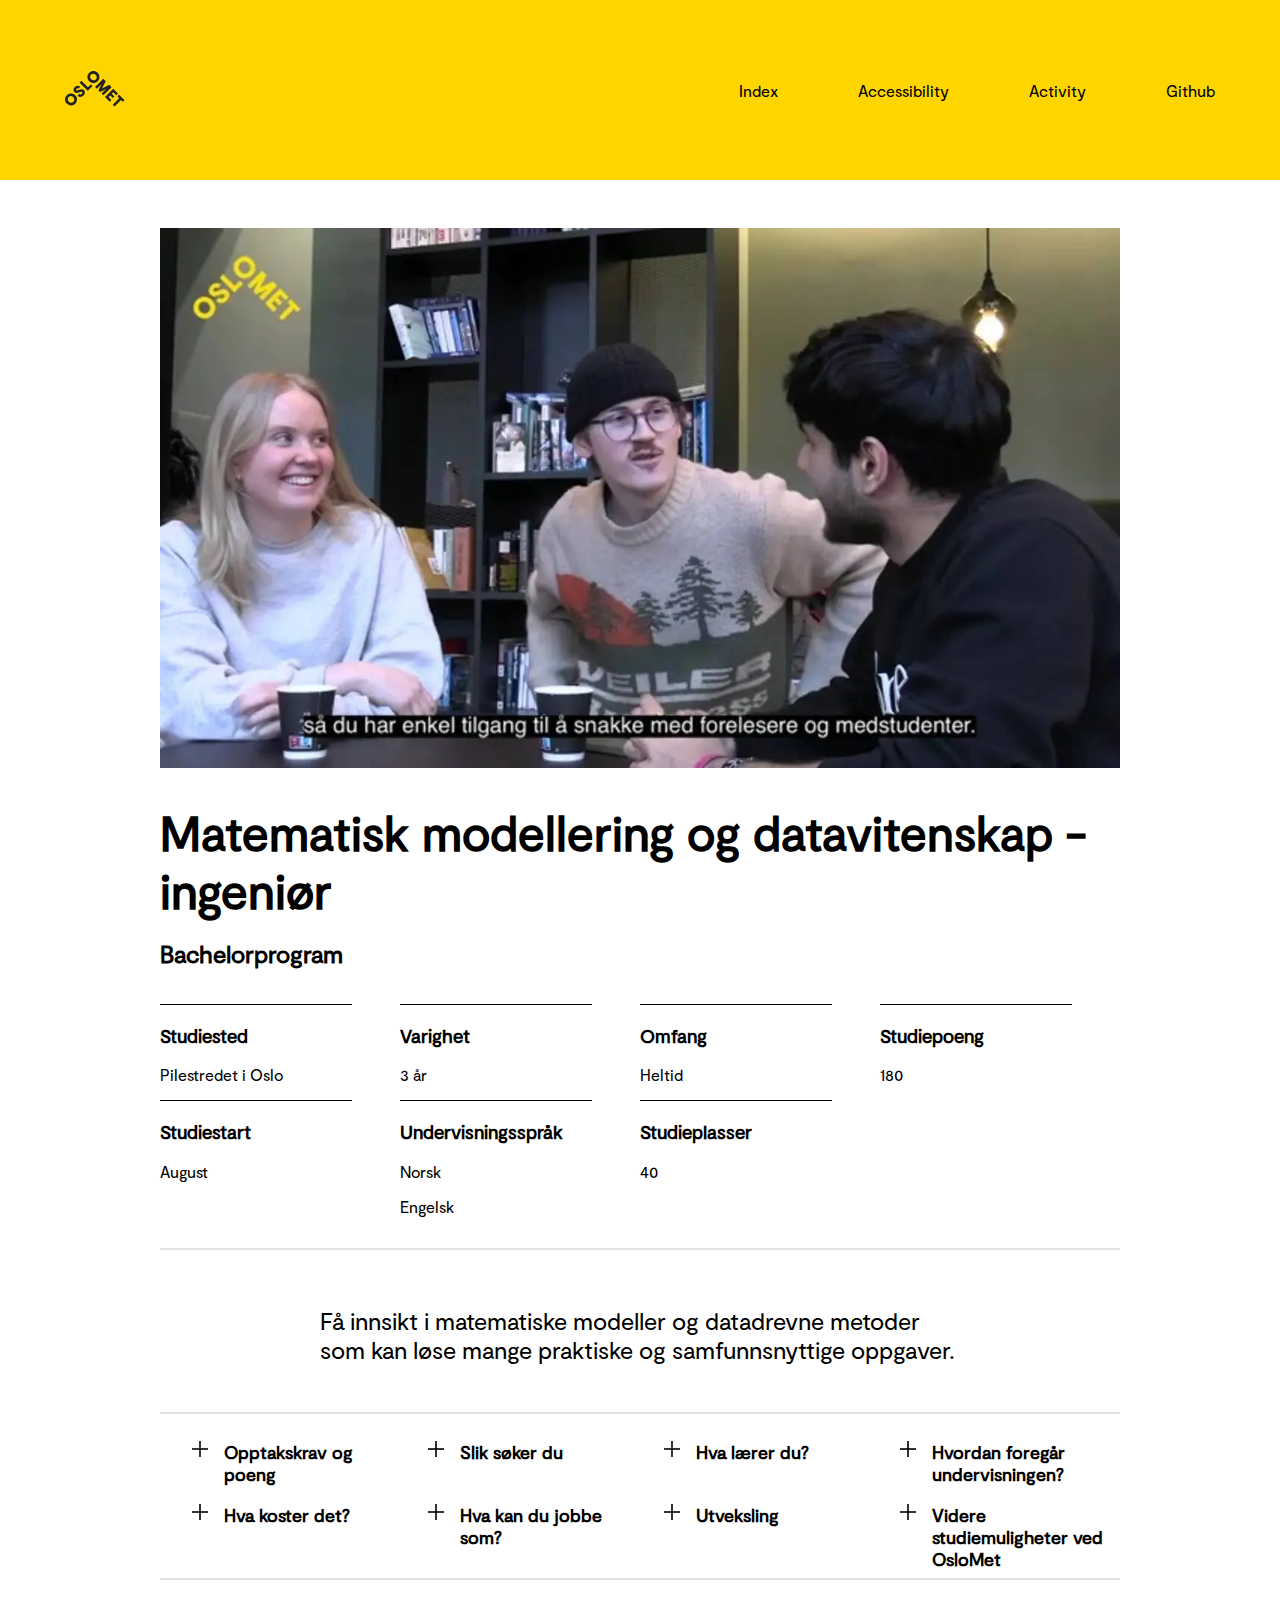
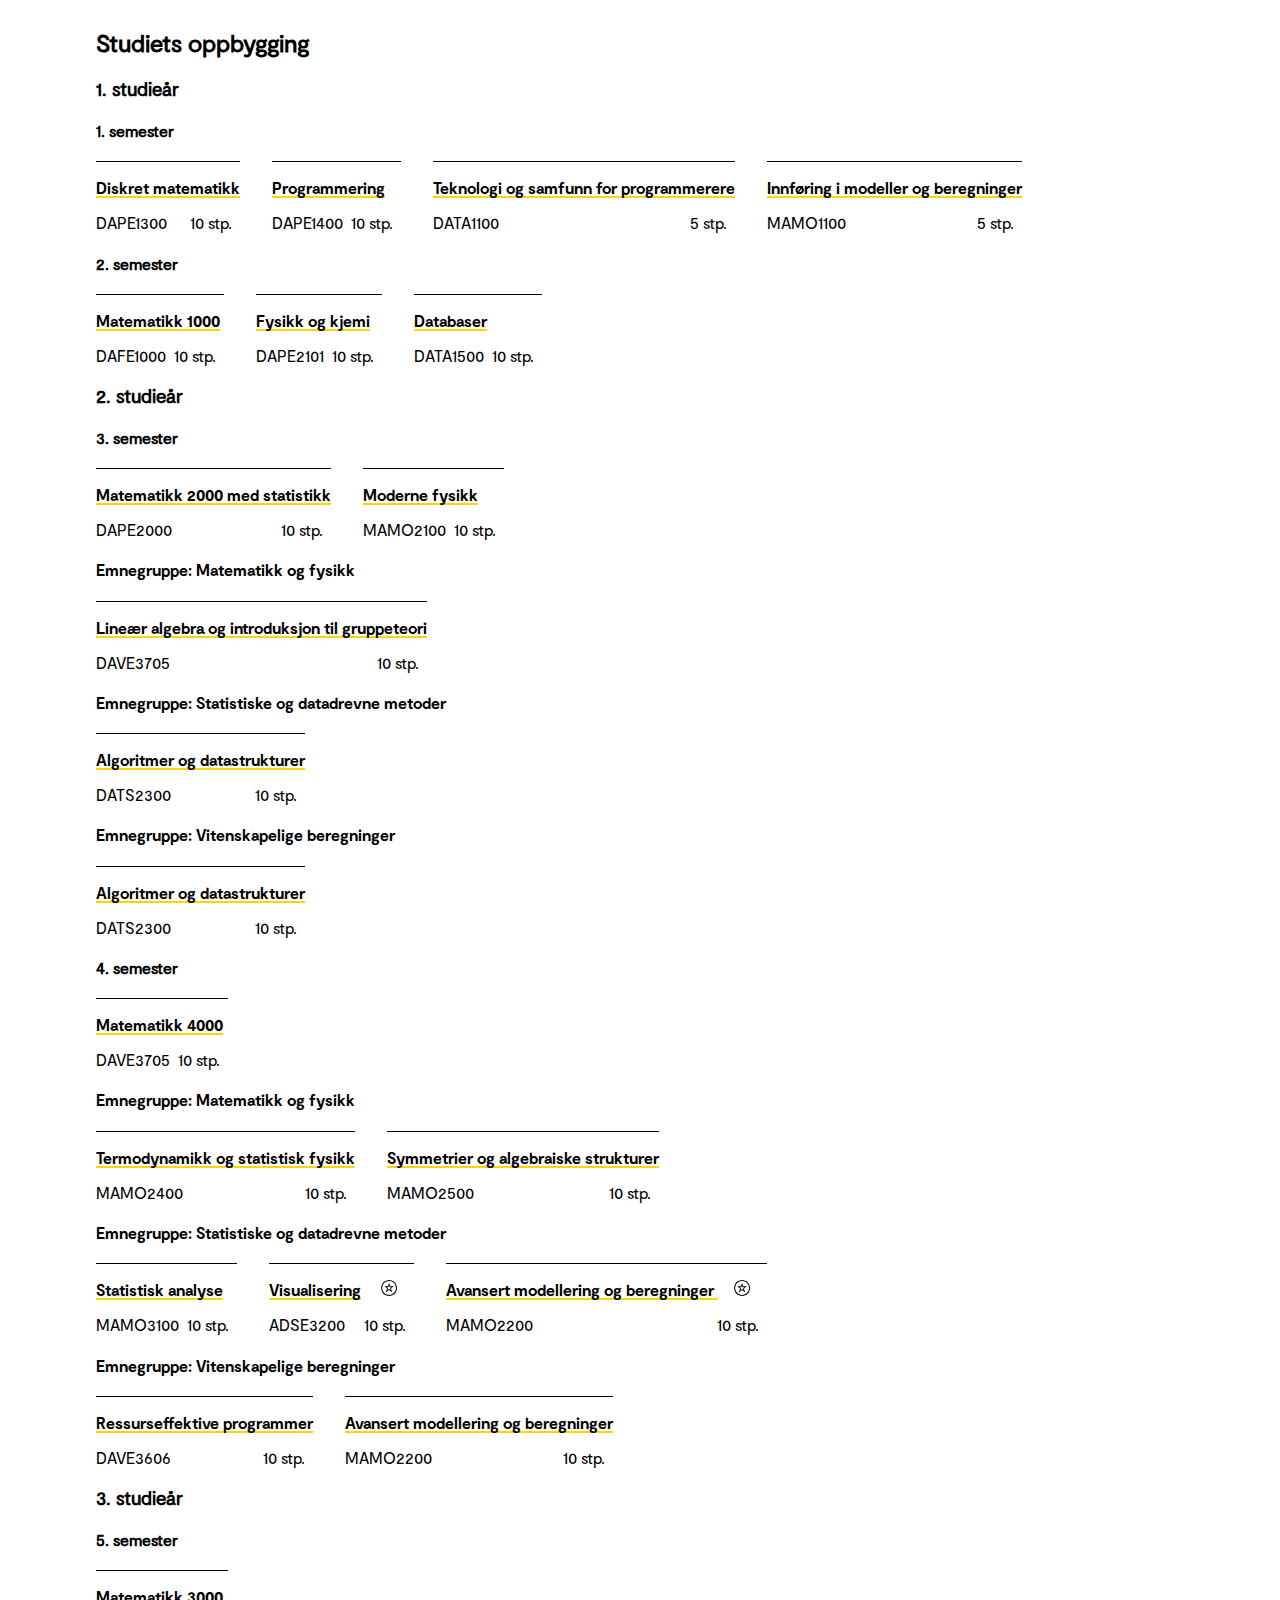
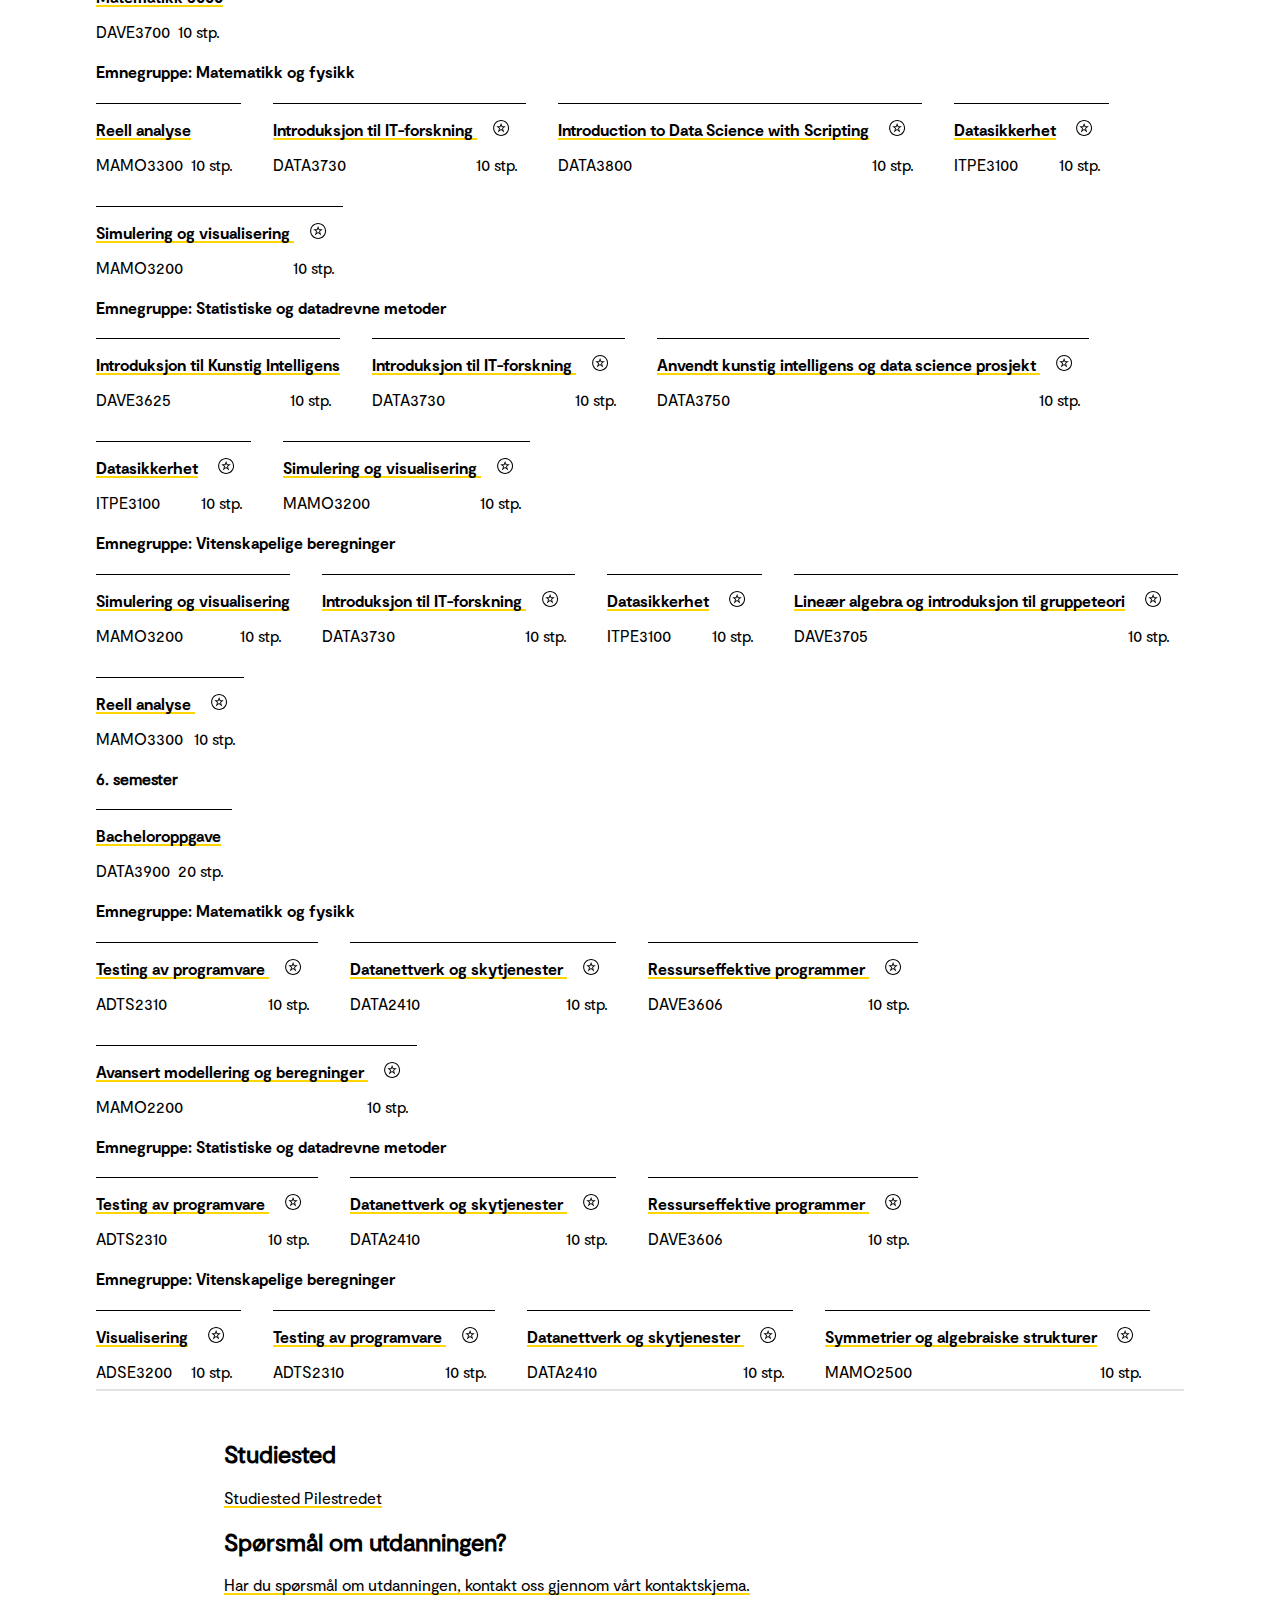
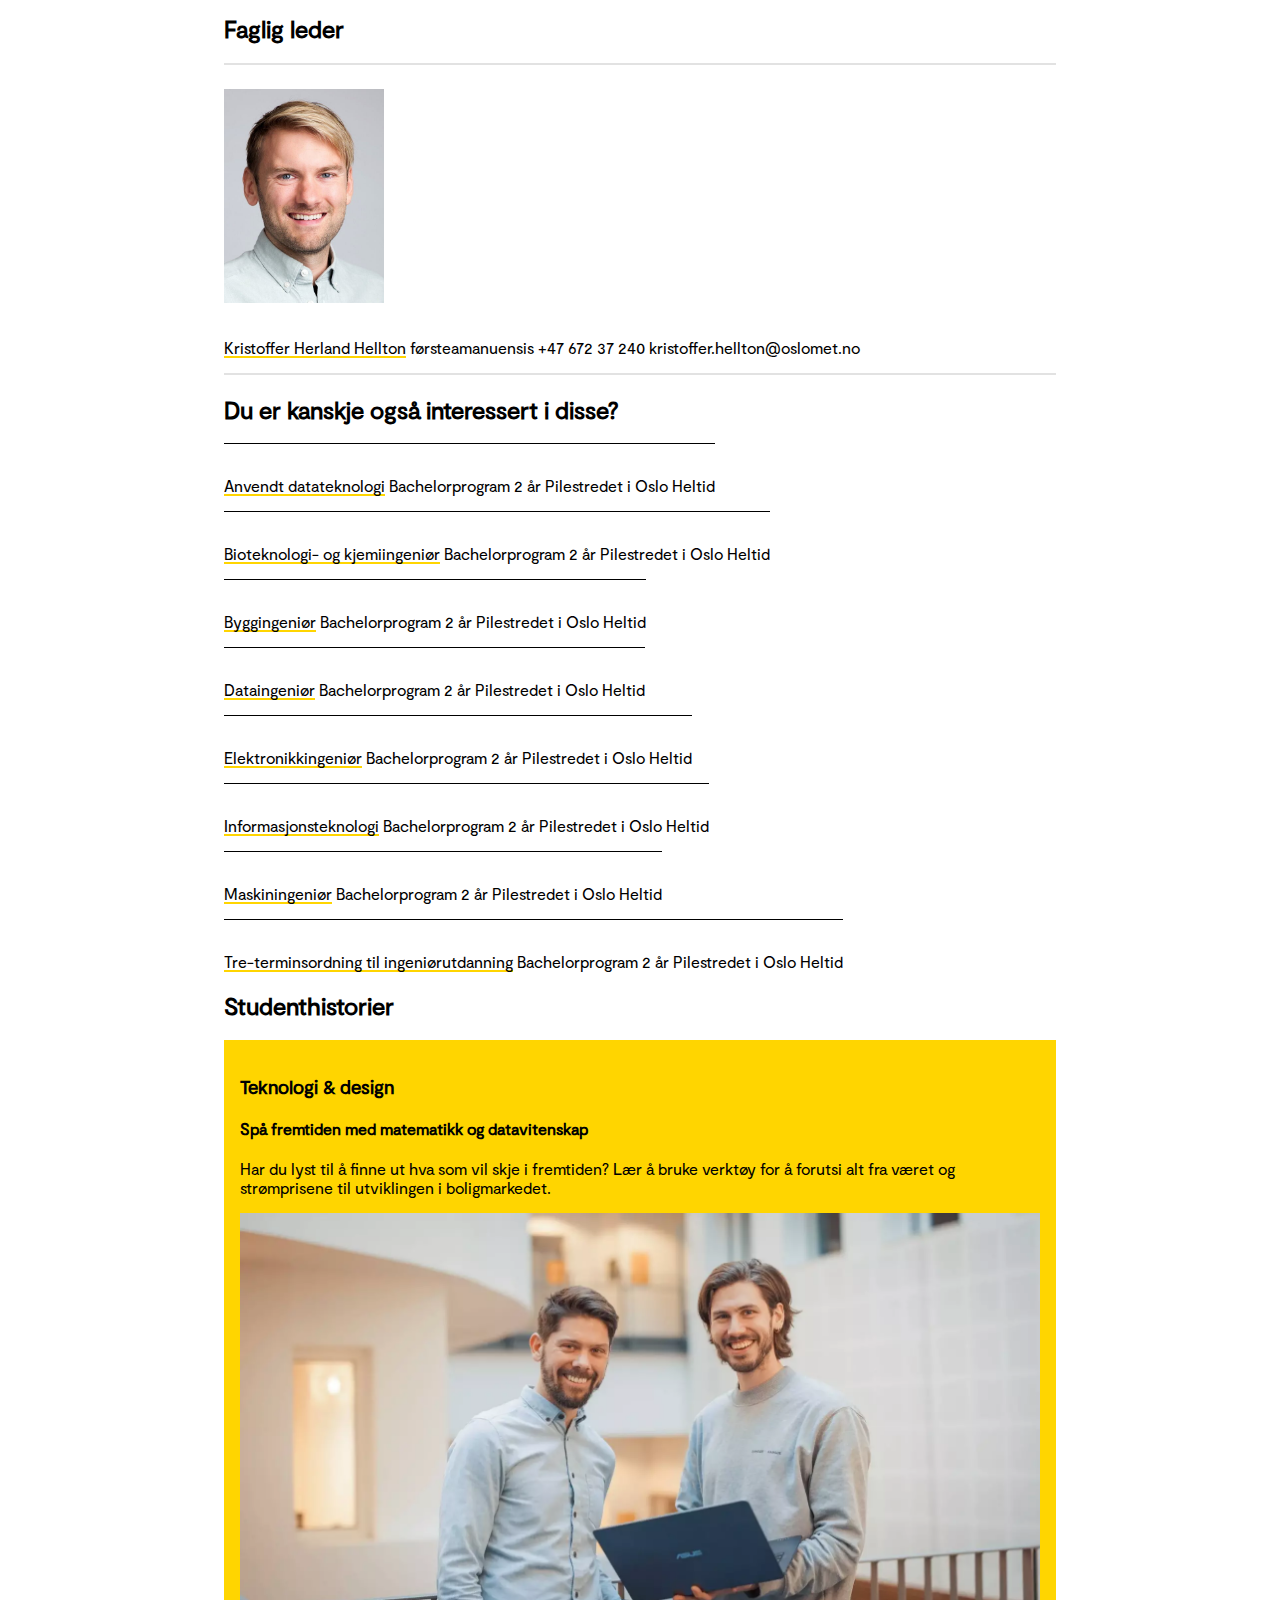
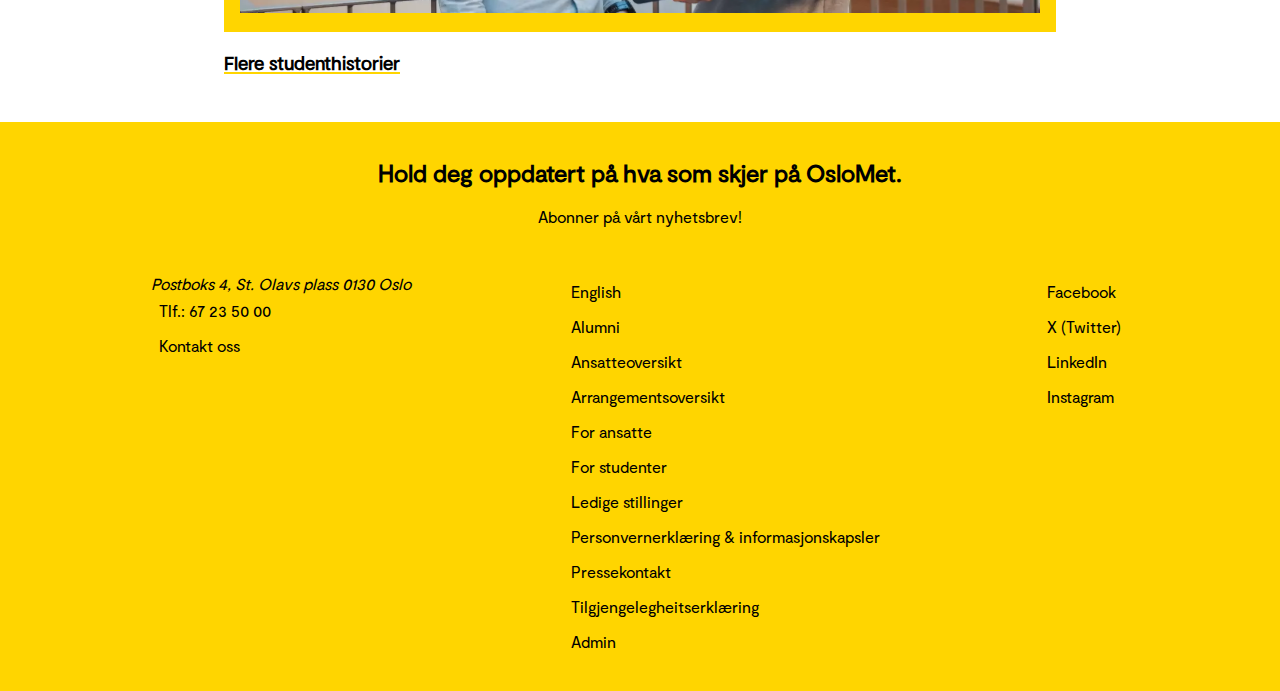
<file: index.html>
<!DOCTYPE html>
<html lang="nb">

<head>
  <meta charset="UTF-8" />
  <meta name="viewport" content="width=device-width, initial-scale=1.0" />
  <link rel="stylesheet" href="css/stylesheet.global.css" />
  <title>Matematisk modellering og datavitenskap - ingeniør - Exam DATA1200</title>
</head>

<body>
  <header>
    <!-- Divs used only to separate logo from links -->
    <div class="header-left"><a href="https://www.oslomet.no" aria-label="OsloMet Front Page">
        <svg aria-label="OsloMet Front Page Image" role="img" width="60px" height="36px" viewBox="0 0 60 36"
          version="1.1" xmlns="http://www.w3.org/2000/svg" xmlns:xlink="http://www.w3.org/1999/xlink">
          <g id="logo-color" transform="translate(-23.000000, -22.000000)" fill="#222222">
            <g transform="translate(23.000000, 22.000000)">
              <polygon id="Fill-11"
                points="57.8624118 30.8473235 56.0465294 29.0314412 49.5541765 35.5237941 47.703 33.6717353 54.1953529 27.1802647 52.3785882 25.3635 54.0894706 23.6526176 59.5732941 29.1364412">
              </polygon>
              <polygon id="Fill-13"
                points="46.4544706 29.0481176 44.7665294 30.7360588 39.9938824 25.9634118 48.1971176 17.7601765 52.9653529 22.5284118 51.2782941 24.2154706 48.3144706 21.2525294 46.7553529 22.8107647 49.443 25.4992941 47.8494706 27.0919412 45.1618235 24.4042941 43.4862353 26.0807647">
              </polygon>
              <polygon id="Fill-15"
                points="38.4021176 24.3710294 36.6091765 22.5789706 41.2027059 17.9589706 35.073 21.0375 33.4097647 19.3901471 36.4874118 13.1933824 31.8665294 17.8363235 30.0735882 16.0433824 38.2768235 7.84014706 40.6671176 10.2304412 37.0044706 17.4710294 44.2027059 13.7660294 46.6053529 16.1686765">
              </polygon>
              <path
                d="M30.6798529,3.76491176 C29.2857353,2.36991176 27.2810294,2.31255882 26.0157353,3.57697059 C24.7036765,4.88902941 24.7857353,6.87079412 26.1798529,8.26491176 C27.5748529,9.65991176 29.5548529,9.74108824 30.8677941,8.42902941 C32.1445588,7.15226471 32.0748529,5.15902941 30.6798529,3.76491176 M24.2351471,10.2096176 C21.8325,7.80697059 21.7857353,4.22197059 24.2227941,1.78402941 C26.6254412,-0.618617647 30.2227941,-0.583323529 32.6254412,1.81932353 C35.0272059,4.22197059 35.0633824,7.81932353 32.6607353,10.2210882 C30.2113235,12.6713824 26.6369118,12.6113824 24.2351471,10.2096176"
                id="Fill-6"></path>
              <polygon id="Fill-9"
                points="25.8596471 13.4018824 27.5528824 15.0951176 22.782 19.8651176 14.5796471 11.6627647 16.3955294 9.84688235 22.9055294 16.3568824">
              </polygon>
              <path
                d="M18.4322647,24.4502647 C16.4866765,26.3949706 14.1546176,26.3129118 12.4790294,24.6373235 L14.2957941,22.8205588 C15.0810882,23.6067353 16.0296176,23.6887941 16.9084412,22.8099706 C17.4360882,22.2823235 17.6346176,21.5667353 17.1078529,21.0399706 C16.5449118,20.4779118 15.6546176,20.7355588 14.3893235,21.2985 C12.8425588,21.9311471 10.9437353,22.6335 9.58402941,21.2737941 C8.02579412,19.7164412 8.3655,17.6411471 9.88932353,16.1190882 C11.6822647,14.3243824 13.8731471,14.4540882 15.2566765,15.8367353 L13.5572647,17.5361471 C12.9590294,17.0332059 12.1746176,16.9732059 11.4713824,17.6764412 C10.9552059,18.1917353 10.8616765,18.8252647 11.3072647,19.2708529 C11.7405,19.7040882 12.3378529,19.5285 13.5810882,19.0132059 C15.7137353,18.1687941 17.5410882,17.6764412 19.0296176,19.1649706 C20.5887353,20.7232059 20.1316765,22.7508529 18.4322647,24.4502647"
                id="Fill-4"></path>
              <path
                d="M1.80917647,24.1979118 C4.21182353,21.7952647 7.80917647,21.8305588 10.2118235,24.2332059 C12.6135882,26.6358529 12.6488824,30.2332059 10.2471176,32.6349706 C7.79770588,35.0852647 4.22329412,35.0261471 1.82064706,32.6243824 C-0.582,30.2217353 -0.627882353,26.6358529 1.80917647,24.1979118 Z M3.60211765,25.9908529 C2.29005882,27.3029118 2.37211765,29.2837941 3.76623529,30.6787941 C5.16123529,32.0737941 7.14123529,32.1549706 8.45417647,30.8420294 C9.73094118,29.5652647 9.66123529,27.5729118 8.26623529,26.1779118 C6.87211765,24.7837941 4.86741176,24.7255588 3.60211765,25.9908529 Z"
                id="Fill-1"></path>
            </g>
          </g>
        </svg></a></div>

    <div class="header-right">
      <a href="#">Index</a>
      <a href="./accessibility.html">Accessibility</a>
      <a href="./activity.html">Activity</a>
      <a href="./github.html">Github</a>
    </div>


  </header>
  <main>
    <section class="article-wrapper">
      <!-- Wrapper class to allow proper positioning on the screen -->
      <article class="introduction-container">
        <picture class="picture-scaled">
          <source media="(max-width: 920px)" srcset="images/oslomet/thumbnail_medium.webp" width="100%">
          <source media="(max-width: 680px)" srcset="images/oslomet/thumbnail_small.webp" width="100%">
          <img src="images/oslomet/thumbnail_large.webp" width="100%" alt="Thumbnail for video">
        </picture>

        <h1>Matematisk modellering og datavitenskap - ingeniør</h1>
        <h2>Bachelorprogram</h2>



      </article>
      <article class="basic-info-container" aria-label="Basic snippets of information about the degree">
        <!-- Contains basic info snippes about the degree -->
        <section class="info-snippet-container">
          <h3>Studiested</h3>
          <p>Pilestredet i Oslo</p>
        </section>
        <section class="info-snippet-container">
          <h3>Varighet</h3>
          <p>3 år</p>
        </section>
        <section class="info-snippet-container">
          <h3>Omfang</h3>
          <p>Heltid</p>
        </section>
        <section class="info-snippet-container">
          <h3>Studiepoeng</h3>
          <p>180</p>
        </section>
        <section class="info-snippet-container">
          <h3>Studiestart</h3>
          <p>August</p>
        </section>
        <section class="info-snippet-container">
          <h3>Undervisningsspråk</h3>
          <p>Norsk</p>
          <p>Engelsk</p>
        </section>
        <section class="info-snippet-container">
          <h3>Studieplasser</h3>
          <p>40</p>
        </section>
      </article>
      <section>
        <hr>
        <p class="course-statement">
          Få innsikt i matematiske modeller og datadrevne metoder som kan løse
          mange praktiske og samfunnsnyttige oppgaver.
        </p>
        <hr>
      </section>


      <article class="study-faq-container" aria-label="Frequently Asked Questions">
        <!-- Contains Frequently asked Questions -->
        <section class="faq-single-question-wrapper">
          <!-- This input has to remain outside the wrapper because in the css, it relies on selecting the next sibling to toggle the dropdown, and it does not work another level down, only when on the same level as the class being "searched" for.  -->
          <input type="checkbox" class="faq-dropdown-toggle" name="faq-dropdown-toggle-1" id="faq-dropdown-toggle-1" />

          <label for="faq-dropdown-toggle-1" class="faq-toggle-header"><svg viewBox="0 0 10 10"
              aria-label="Plus icon for dropdown menu">

              <path d="M5,0 L5,10"  stroke="black" />
              <path d="M10,5 L0,5" stroke="black" />

            </svg>
            <span>Opptakskrav og poeng</span>
          </label>

          <div class="faq-dropdown-content">
            For å søke på dette programmet må du ha

            <a href="https://www.samordnaopptak.no/info/opptak/opptak-uhg/">generell studiekompetanse
              (samordnaopptak.no)</a>
            eller
            <a href="https://www.oslomet.no/studier/soknad-og-opptak/realkompetanse/realkompetanse-ingenior">oppfylle
              kravene til realkompetanse matematikk R1 og R2 fysikk 1
            </a>

            Det kan være konkurranse om plassene. Ved forrige opptak kom alle
            kvalifiserte søkere inn. Hvis du mangler generell studiekompetanse
            eller enkelte fag fra videregående skole, kan du søke på dette
            studiet om du har
            <a href="https://www.oslomet.no/studier/tkd/forkurs-ingenior">bestått ettårig forkurs for
              ingeniørutdanning</a>.
          </div>
        </section>
        <section class="faq-single-question-wrapper">
          <input type="checkbox" class="faq-dropdown-toggle" name="faq-dropdown-toggle-2" id="faq-dropdown-toggle-2" />

          <label for="faq-dropdown-toggle-2" class="faq-toggle-header"><svg viewBox="0 0 10 10"
              aria-label="Plus icon for dropdown menu">
              <path d="M5,0 L5,10"  stroke="black" />
              <path d="M10,5 L0,5"  stroke="black" />

            </svg>
            <span>Slik søker du</span>
          </label>

          <div class="faq-dropdown-content">


            Du søker på Samordna opptak med studiekode 215 503.
            <a href="https://www.oslomet.no/studier/soknad-og-opptak/opptak-til-bachelor-aarsstudier">Mer om å søke på
              bachelor.</a>
            <ol>
              <li>15. april: ordinær søknadsfrist</li>
              <li>1. mars: frist for enkelte søkere</li>
            </ol>




          </div>
        </section>
        <section class="faq-single-question-wrapper">
          <input type="checkbox" class="faq-dropdown-toggle" name="faq-dropdown-toggle-3" id="faq-dropdown-toggle-3" />

          <label for="faq-dropdown-toggle-3" class="faq-toggle-header"><svg viewBox="0 0 10 10"
              aria-label="Plus icon for dropdown menu">

              <path d="M5,0 L5,10"  stroke="black" />
              <path d="M10,5 L0,5"  stroke="black" />

            </svg>
            <span>Hva lærer du?</span>
          </label>

          <div class="faq-dropdown-content">
            <p>Bachelor i matematisk modellering og datavitenskap kobler sammen matematikk, informatikk, fysikk og
              statistikk.

              Du får innsikt i matematiske modeller som brukes i praktisk problemløsning blant annet i medisinsk kjemi,
              biologiske prosesser og ulike samfunnssystemer.

              Det første studieåret har du emner i blant annet matematikk, programmering, fysikk og kjemi for å få en
              felles
              forståelse av tematikken.

              Det siste semesteret skriver du en bacheloroppgave tett knyttet til problemstillinger i arbeidslivet.</p>

            <h4>Første året velger du hvilken av disse spesialiseringene du vil ta.</h4>

            <h5>Statistiske og datadrevne metoder</h5>
            <h5> Vitenskapelige beregninger</h5>
            <h5>Matematikk og fysikk</h5>


            Se programplan på student.oslomet.no
          </div>
        </section>
        <section class="faq-single-question-wrapper">
          <input type="checkbox" class="faq-dropdown-toggle" name="faq-dropdown-toggle-4" id="faq-dropdown-toggle-4" />

          <label for="faq-dropdown-toggle-4" class="faq-toggle-header"><svg viewBox="0 0 10 10"
              aria-label="Plus icon for dropdown menu">
              <path d="M5,0 L5,10"  stroke="black" />
              <path d="M10,5 L0,5"  stroke="black" />

            </svg>
            <span>Hvordan foregår undervisningen?</span>
          </label>

          <div class="faq-dropdown-content">


            Undervisningen er en kombinasjon av
            <ul>
              <li>prosjektarbeid</li>
              <li>workshop</li>
              <li>presentasjoner</li>
              <li>veiledninger</li>
              <li>diskusjoner og refleksjoner</li>
              <li>forelesninger</li>
              <li>selvstudier</li>
              <li>gruppearbeid</li>
              <li>arbeidslivsrelevant bacheloroppgave</li>
            </ul>
            <p>For å gjennomføre studiet på normert tid, må du regne med å bruke om lag 40 timer per uke på
              studierelatert
              arbeid gjennom hele semesteret.</p>



          </div>
        </section>
        <section class="faq-single-question-wrapper">
          <input type="checkbox" class="faq-dropdown-toggle" name="faq-dropdown-toggle-5" id="faq-dropdown-toggle-5" />

          <label for="faq-dropdown-toggle-5" class="faq-toggle-header"><svg viewBox="0 0 10 10"
              aria-label="Plus icon for dropdown menu">
              <path d="M5,0 L5,10"  stroke="black" />
              <path d="M10,5 L0,5"  stroke="black" />

            </svg>
            <span>Hva koster det?</span>
          </label>

          <div class="faq-dropdown-content">
            <p><a href="https://student.oslomet.no/semesteravgift">Du betaler en semesteravgift hvert semester
                (student.oslomet.no).</a>

              <a href="https://student.oslomet.no/studieavgift-for-internasjonale-studenter-utenfor-eu-eos">Er du
                internasjonal student fra utenfor EU og EØS, må du betale studieavgift (student.oslomet.no)</a>
              . Det er
              mulig å søke om unntak for betaling av denne studieavgiften.
            </p>


          </div>
        </section>
        <section class="faq-single-question-wrapper">
          <input type="checkbox" class="faq-dropdown-toggle" name="faq-dropdown-toggle-6" id="faq-dropdown-toggle-6" />

          <label for="faq-dropdown-toggle-6" class="faq-toggle-header"><svg viewBox="0 0 10 10"
              aria-label="Plus icon for dropdown menu">
              <path d="M5,0 L5,10"  stroke="black" />
              <path d="M10,5 L0,5"  stroke="black" />

            </svg>
            <span>Hva kan du jobbe som?</span>
          </label>

          <div class="faq-dropdown-content">
            <p>

              Med dette studiet får du IT-kompetanse som er etterspurt i arbeidslivet, særlig om du velger
              spesialiseringene vitenskapelige beregninger eller statistiske og datadrevne metoder.

              Spesialiseringen i matematikk og fysikk retter seg mer mot videre studier, men også her får du etterspurt
              kompetanse i arbeidslivet etter bachelorstudiet.

              Matematisk modellering og datavitenskap blir stadig viktigere som basisgrunnlag, i for eksempel
              beregninger
              knyttet til klima, forsikring og finans, og datadrevne metoder for verdiskaping.

              Datadrevne metoder og maskinlæring er i dag svært mye brukt i arbeidslivet.

            </p>


          </div>
        </section>
        <section class="faq-single-question-wrapper">
          <input type="checkbox" class="faq-dropdown-toggle" name="faq-dropdown-toggle-7" id="faq-dropdown-toggle-7" />

          <label for="faq-dropdown-toggle-7" class="faq-toggle-header"><svg viewBox="0 0 10 10"
              aria-label="Plus icon for dropdown menu">
              <path d="M5,0 L5,10"  stroke="black" />
              <path d="M10,5 L0,5"  stroke="black" />

            </svg>
            <span>Utveksling</span>
          </label>

          <div class="faq-dropdown-content">
            <p>

              Du kan dra på utveksling i femte semester.

            </p>


          </div>
        </section>
        <section class="faq-single-question-wrapper">
          <input type="checkbox" class="faq-dropdown-toggle" name="faq-dropdown-toggle-8" id="faq-dropdown-toggle-8" />

          <label for="faq-dropdown-toggle-8" class="faq-toggle-header"><svg viewBox="0 0 10 10"
              aria-label="Plus icon for dropdown menu">
              <path d="M5,0 L5,10"  stroke="black" />
              <path d="M10,5 L0,5"  stroke="black" />

            </svg>
            <span>Videre studiemuligheter ved OsloMet</span>
          </label>

          <div class="faq-dropdown-content">
            <p><a href="https://www.oslomet.no/studier/tkd/anvendt-data-informasjonsteknologi">
                Anvendt data- og informasjonsteknologi (ACIT)</a>

              Masterprogram
              2 år
              Pilestredet i Oslo
              Heltid

            </p>


          </div>
        </section>
      </article>
      <hr>
    </section>
    <section class="study-wrapper">
<!-- Wrapper class again, this time due to wanting to replicate what OsloMet has already done -->
      <article>
        <h2>Studiets oppbygging</h2>
        <h3>1. studieår</h3>
        <h4 class="">1. semester</h4>
        <section class="courses-wrapper">
          <div class="course-box">
            <a href="https://student.oslomet.no/studier/-/studieinfo/emne/DAPE1300/2024/H%C3%98ST">Diskret
              matematikk</a>
            <div class="course-box-lower">
              <span>DAPE1300</span>
              <span>10 stp.</span>
            </div>
          </div>
          <div class="course-box">
            <a href="https://student.oslomet.no/studier/-/studieinfo/emne/DAPE1400/2024/H%C3%98ST">Programmering</a>
            <div class="course-box-lower">
              <span>DAPE1400</span>
              <span>10 stp.</span>
            </div>
          </div>
          <div class="course-box">
            <a href="https://student.oslomet.no/studier/-/studieinfo/emne/DATA1100/2024/H%C3%98ST">Teknologi og samfunn
              for programmerere</a>
            <div class="course-box-lower">
              <span>DATA1100</span>
              <span>5 stp.</span>
            </div>
          </div>
          <div class="course-box">
            <a href="https://student.oslomet.no/studier/-/studieinfo/emne/MAMO1100/2024/H%C3%98ST">Innføring i modeller
              og
              beregninger</a>
            <div class="course-box-lower">
              <span>MAMO1100</span>
              <span>5 stp.</span>
            </div>
          </div>

        </section>
        <h4>2. semester</h4>
        <section class="courses-wrapper ">
          <div class="course-box">
            <a href="https://student.oslomet.no/studier/-/studieinfo/emne/DAFE1000/2024/H%C3%98ST">Matematikk 1000</a>
            <div class="course-box-lower">
              <span>DAFE1000</span>
              <span>10 stp.</span>
            </div>
          </div>
          <div class="course-box">
            <a href="https://student.oslomet.no/studier/-/studieinfo/emne/DAPE2101/2024/H%C3%98ST">Fysikk og kjemi</a>
            <div class="course-box-lower">
              <span>DAPE2101</span>
              <span>10 stp.</span>
            </div>
          </div>
          <div class="course-box">
            <a href="https://student.oslomet.no/studier/-/studieinfo/emne/DATA1500/2024/H%C3%98ST">Databaser</a>
            <div class="course-box-lower">
              <span>DATA1500</span>
              <span>10 stp.</span>
            </div>
          </div>
        </section>
        <h3>2. studieår</h3>
        <h4>3. semester</h4>
        <section class="courses-wrapper ">
          <div class="course-box">
            <a href="https://student.oslomet.no/studier/-/studieinfo/emne/DAPE2000/2024/H%C3%98ST">Matematikk 2000 med
              statistikk</a>
            <div class="course-box-lower">
              <span>DAPE2000</span>
              <span>10 stp.</span>
            </div>
          </div>
          <div class="course-box">
            <a href="https://student.oslomet.no/studier/-/studieinfo/emne/MAMO2100/2024/H%C3%98ST">Moderne fysikk</a>
            <div class="course-box-lower">
              <span>MAMO2100 </span>
              <span> 10 stp.</span>
            </div>
          </div>
        </section>
        <h4 class="course-group-header">Emnegruppe: Matematikk og fysikk</h4>
        <section class="courses-wrapper ">
          <div class="course-box">
            <a href="https://student.oslomet.no/studier/-/studieinfo/emne/MAMO2300/2024/H%C3%98ST">Lineær algebra og
              introduksjon til gruppeteori</a>
            <div class="course-box-lower">
              <span>DAVE3705</span>
              <span>10 stp.</span>
            </div>
          </div>
        </section>
        <h4 class="course-group-header">Emnegruppe: Statistiske og datadrevne metoder</h4>
        <section class="courses-wrapper ">
          <div class="course-box">
            <a href="https://student.oslomet.no/studier/-/studieinfo/emne/DATS2300/2024/H%C3%98ST"> Algoritmer og
              datastrukturer </a>
            <div class="course-box-lower">
              <span>DATS2300</span>
              <span>10 stp.</span>
            </div>
          </div>
        </section>
        <h4 class="course-group-header">Emnegruppe: Vitenskapelige beregninger</h4>
        <section class="courses-wrapper ">
          <div class="course-box">
            <a href="https://student.oslomet.no/studier/-/studieinfo/emne/DATS2300/2024/H%C3%98ST"> Algoritmer og
              datastrukturer </a>
            <div class="course-box-lower">
              <span>DATS2300</span>
              <span>10 stp.</span>
            </div>
          </div>
        </section>
        <h4>4. semester</h4>
        <section class="courses-wrapper ">
          <div class="course-box">
            <a href="https://student.oslomet.no/studier/-/studieinfo/emne/DAVE3705/2024/H%C3%98ST">Matematikk 4000</a>
            <div class="course-box-lower">
              <span>DAVE3705</span>
              <span>10 stp.</span>
            </div>
          </div>
        </section>
        <h4 class="course-group-header">Emnegruppe: Matematikk og fysikk</h4>
        <section class="courses-wrapper ">
          <div class="course-box">
            <a href="https://student.oslomet.no/studier/-/studieinfo/emne/MAMO2400/2024/H%C3%98ST">Termodynamikk og
              statistisk fysikk </a>
            <div class="course-box-lower">
              <span>MAMO2400</span>
              <span>10 stp.</span>
            </div>
          </div>
          <div class="course-box">
            <a href="https://student.oslomet.no/studier/-/studieinfo/emne/MAMO2500/2024/H%C3%98ST">Symmetrier og
              algebraiske strukturer</a>
            <div class="course-box-lower">
              <span>MAMO2500</span>
              <span>10 stp.</span>
            </div>
          </div>
        </section>
        <h4 class="course-group-header">Emnegruppe: Statistiske og datadrevne metoder</h4>
        <section class="courses-wrapper ">
          <div class="course-box">
            <a href="https://student.oslomet.no/studier/-/studieinfo/emne/MAMO3100/2024/H%C3%98ST"> Statistisk
              analyse</a>
            <div class="course-box-lower">
              <span>MAMO3100</span>
              <span>10 stp.</span>
            </div>
          </div>
          <div class="course-box">
            <a href="https://student.oslomet.no/studier/-/studieinfo/emne/ADSE3200/2024/H%C3%98ST">Visualisering</a>
            <svg viewBox="0 0 17 16" aria-label="Icon showing an optional course">
              <g xmlns="http://www.w3.org/2000/svg" fill="#090708" fill-rule="nonzero">
                <path
                  d="M8.1 0c-4.4 0-8 3.6-8 8s3.6 8 8 8 8-3.6 8-8-3.6-8-8-8zm0 14.9c-3.8 0-6.9-3.1-6.9-6.9 0-3.8 3.1-6.9 6.9-6.9C11.9 1.1 15 4.2 15 8c0 3.8-3.1 6.9-6.9 6.9z" />
                <path
                  d="M9.4 6.3L8.1 2.9 6.8 6.3H3.3l2.8 2.2-1.3 3.9L8 10l3.2 2.4L10 8.5l2.8-2.2H9.4zm.3 3.8l-1.2-.9-.4-.3-1.6 1.2.5-1.5.1-.4-1.3-1h1.6l.7-1.8.7 1.8h1.6l-1 .8-.4.2.7 1.9z" />
              </g>
            </svg>
            <div class="course-box-lower">
              <span>ADSE3200</span>
              <span>10 stp.</span>
            </div>
          </div>
          <div class="course-box">
            <a href="https://student.oslomet.no/studier/-/studieinfo/emne/MAMO2200/2024/H%C3%98ST"> Avansert modellering
              og beregninger </a>
            <svg viewBox="0 0 17 16" aria-label="Icon showing an optional course">
              <g xmlns="http://www.w3.org/2000/svg" fill="#090708" fill-rule="nonzero">
                <path
                  d="M8.1 0c-4.4 0-8 3.6-8 8s3.6 8 8 8 8-3.6 8-8-3.6-8-8-8zm0 14.9c-3.8 0-6.9-3.1-6.9-6.9 0-3.8 3.1-6.9 6.9-6.9C11.9 1.1 15 4.2 15 8c0 3.8-3.1 6.9-6.9 6.9z" />
                <path
                  d="M9.4 6.3L8.1 2.9 6.8 6.3H3.3l2.8 2.2-1.3 3.9L8 10l3.2 2.4L10 8.5l2.8-2.2H9.4zm.3 3.8l-1.2-.9-.4-.3-1.6 1.2.5-1.5.1-.4-1.3-1h1.6l.7-1.8.7 1.8h1.6l-1 .8-.4.2.7 1.9z" />
              </g>
            </svg>
            <div class="course-box-lower">
              <span>MAMO2200</span>
              <span>10 stp.</span>
            </div>
          </div>
        </section>
        <h4 class="course-group-header">Emnegruppe: Vitenskapelige beregninger</h4>
        <section class="courses-wrapper ">
          <div class="course-box">
            <a href="https://student.oslomet.no/studier/-/studieinfo/emne/DAVE3606/2024/H%C3%98ST"> Ressurseffektive
              programmer </a>
            <div class="course-box-lower">
              <span>DAVE3606</span>
              <span>10 stp.</span>
            </div>
          </div>
          <div class="course-box">
            <a href="https://student.oslomet.no/studier/-/studieinfo/emne/MAMO2200/2024/H%C3%98ST"> Avansert modellering
              og beregninger </a>
            <div class="course-box-lower">
              <span>MAMO2200</span>
              <span>10 stp.</span>
            </div>
          </div>
        </section>
        <h3>3. studieår</h3>
        <h4>5. semester</h4>
        <section class="courses-wrapper ">
          <div class="course-box">
            <a href="https://student.oslomet.no/studier/-/studieinfo/emne/DAVE3700/2024/H%C3%98ST">Matematikk 3000 </a>
            <div class="course-box-lower">
              <span>DAVE3700</span>
              <span>10 stp.</span>
            </div>
          </div>
        </section>
        <h4 class="course-group-header">Emnegruppe: Matematikk og fysikk</h4>
        <section class="courses-wrapper">
          <div class="course-box">
            <a href="https://student.oslomet.no/studier/-/studieinfo/emne/MAMO3300/2024/H%C3%98ST"> Reell analyse </a>
            <div class="course-box-lower">
              <span>MAMO3300</span>
              <span>10 stp.</span>
            </div>
          </div>
          <div class="course-box">
            <a href="https://student.oslomet.no/studier/-/studieinfo/emne/MAMO2200/2024/H%C3%98ST"> Introduksjon til
              IT-forskning </a>
            <svg viewBox="0 0 17 16" aria-label="Icon showing an optional course">
              <g xmlns="http://www.w3.org/2000/svg" fill="#090708" fill-rule="nonzero">
                <path
                  d="M8.1 0c-4.4 0-8 3.6-8 8s3.6 8 8 8 8-3.6 8-8-3.6-8-8-8zm0 14.9c-3.8 0-6.9-3.1-6.9-6.9 0-3.8 3.1-6.9 6.9-6.9C11.9 1.1 15 4.2 15 8c0 3.8-3.1 6.9-6.9 6.9z" />
                <path
                  d="M9.4 6.3L8.1 2.9 6.8 6.3H3.3l2.8 2.2-1.3 3.9L8 10l3.2 2.4L10 8.5l2.8-2.2H9.4zm.3 3.8l-1.2-.9-.4-.3-1.6 1.2.5-1.5.1-.4-1.3-1h1.6l.7-1.8.7 1.8h1.6l-1 .8-.4.2.7 1.9z" />
              </g>
            </svg>
            <div class="course-box-lower">
              <span>DATA3730</span>
              <span>10 stp.</span>
            </div>
          </div>
          <div class="course-box">
            <a href="https://student.oslomet.no/studier/-/studieinfo/emne/DATA3800/2024/H%C3%98ST">Introduction to Data
              Science with Scripting</a>
            <svg viewBox="0 0 17 16" aria-label="Icon showing an optional course">
              <g xmlns="http://www.w3.org/2000/svg" fill="#090708" fill-rule="nonzero">
                <path
                  d="M8.1 0c-4.4 0-8 3.6-8 8s3.6 8 8 8 8-3.6 8-8-3.6-8-8-8zm0 14.9c-3.8 0-6.9-3.1-6.9-6.9 0-3.8 3.1-6.9 6.9-6.9C11.9 1.1 15 4.2 15 8c0 3.8-3.1 6.9-6.9 6.9z" />
                <path
                  d="M9.4 6.3L8.1 2.9 6.8 6.3H3.3l2.8 2.2-1.3 3.9L8 10l3.2 2.4L10 8.5l2.8-2.2H9.4zm.3 3.8l-1.2-.9-.4-.3-1.6 1.2.5-1.5.1-.4-1.3-1h1.6l.7-1.8.7 1.8h1.6l-1 .8-.4.2.7 1.9z" />
              </g>
            </svg>
            <div class="course-box-lower">
              <span>DATA3800</span>
              <span>10 stp.</span>
            </div>
          </div>
          <div class="course-box">
            <a href="https://student.oslomet.no/studier/-/studieinfo/emne/ITPE3100/2024/H%C3%98ST">Datasikkerhet</a>
            <svg viewBox="0 0 17 16" aria-label="Icon showing an optional course">
              <g xmlns="http://www.w3.org/2000/svg" fill="#090708" fill-rule="nonzero">
                <path
                  d="M8.1 0c-4.4 0-8 3.6-8 8s3.6 8 8 8 8-3.6 8-8-3.6-8-8-8zm0 14.9c-3.8 0-6.9-3.1-6.9-6.9 0-3.8 3.1-6.9 6.9-6.9C11.9 1.1 15 4.2 15 8c0 3.8-3.1 6.9-6.9 6.9z" />
                <path
                  d="M9.4 6.3L8.1 2.9 6.8 6.3H3.3l2.8 2.2-1.3 3.9L8 10l3.2 2.4L10 8.5l2.8-2.2H9.4zm.3 3.8l-1.2-.9-.4-.3-1.6 1.2.5-1.5.1-.4-1.3-1h1.6l.7-1.8.7 1.8h1.6l-1 .8-.4.2.7 1.9z" />
              </g>
            </svg>
            <div class="course-box-lower">
              <span>ITPE3100</span>
              <span>10 stp.</span>
            </div>
          </div>
          <div class="course-box">
            <a href="https://student.oslomet.no/studier/-/studieinfo/emne/MAMO3200/2024/H%C3%98ST"> Simulering og
              visualisering </a>
            <svg viewBox="0 0 17 16" aria-label="Icon showing an optional course">
              <g xmlns="http://www.w3.org/2000/svg" fill="#090708" fill-rule="nonzero">
                <path
                  d="M8.1 0c-4.4 0-8 3.6-8 8s3.6 8 8 8 8-3.6 8-8-3.6-8-8-8zm0 14.9c-3.8 0-6.9-3.1-6.9-6.9 0-3.8 3.1-6.9 6.9-6.9C11.9 1.1 15 4.2 15 8c0 3.8-3.1 6.9-6.9 6.9z" />
                <path
                  d="M9.4 6.3L8.1 2.9 6.8 6.3H3.3l2.8 2.2-1.3 3.9L8 10l3.2 2.4L10 8.5l2.8-2.2H9.4zm.3 3.8l-1.2-.9-.4-.3-1.6 1.2.5-1.5.1-.4-1.3-1h1.6l.7-1.8.7 1.8h1.6l-1 .8-.4.2.7 1.9z" />
              </g>
            </svg>
            <div class="course-box-lower">
              <span>MAMO3200</span>
              <span>10 stp.</span>
            </div>
          </div>
        </section>
        <h4 class="course-group-header">Emnegruppe: Statistiske og datadrevne metoder</h4>
        <section class="courses-wrapper ">
          <div class="course-box">
            <a href="https://student.oslomet.no/studier/-/studieinfo/emne/DAVE3625/2024/H%C3%98ST"> Introduksjon til
              Kunstig Intelligens </a>
            <div class="course-box-lower">
              <span>DAVE3625 </span>
              <span>10 stp.</span>
            </div>
          </div>
          <div class="course-box">
            <a href="https://student.oslomet.no/studier/-/studieinfo/emne/MAMO2200/2024/H%C3%98ST"> Introduksjon til
              IT-forskning </a>
            <svg viewBox="0 0 17 16" aria-label="Icon showing an optional course">
              <g xmlns="http://www.w3.org/2000/svg" fill="#090708" fill-rule="nonzero">
                <path
                  d="M8.1 0c-4.4 0-8 3.6-8 8s3.6 8 8 8 8-3.6 8-8-3.6-8-8-8zm0 14.9c-3.8 0-6.9-3.1-6.9-6.9 0-3.8 3.1-6.9 6.9-6.9C11.9 1.1 15 4.2 15 8c0 3.8-3.1 6.9-6.9 6.9z" />
                <path
                  d="M9.4 6.3L8.1 2.9 6.8 6.3H3.3l2.8 2.2-1.3 3.9L8 10l3.2 2.4L10 8.5l2.8-2.2H9.4zm.3 3.8l-1.2-.9-.4-.3-1.6 1.2.5-1.5.1-.4-1.3-1h1.6l.7-1.8.7 1.8h1.6l-1 .8-.4.2.7 1.9z" />
              </g>
            </svg>
            <div class="course-box-lower">
              <span>DATA3730</span>
              <span>10 stp.</span>
            </div>
          </div>
          <div class="course-box">
            <a href="https://student.oslomet.no/studier/-/studieinfo/emne/DATA3750/2024/H%C3%98ST"> Anvendt kunstig
              intelligens og data science prosjekt </a>
            <svg viewBox="0 0 17 16" aria-label="Icon showing an optional course">
              <g xmlns="http://www.w3.org/2000/svg" fill="#090708" fill-rule="nonzero">
                <path
                  d="M8.1 0c-4.4 0-8 3.6-8 8s3.6 8 8 8 8-3.6 8-8-3.6-8-8-8zm0 14.9c-3.8 0-6.9-3.1-6.9-6.9 0-3.8 3.1-6.9 6.9-6.9C11.9 1.1 15 4.2 15 8c0 3.8-3.1 6.9-6.9 6.9z" />
                <path
                  d="M9.4 6.3L8.1 2.9 6.8 6.3H3.3l2.8 2.2-1.3 3.9L8 10l3.2 2.4L10 8.5l2.8-2.2H9.4zm.3 3.8l-1.2-.9-.4-.3-1.6 1.2.5-1.5.1-.4-1.3-1h1.6l.7-1.8.7 1.8h1.6l-1 .8-.4.2.7 1.9z" />
              </g>
            </svg>
            <div class="course-box-lower">
              <span>DATA3750 </span>
              <span>10 stp.</span>
            </div>
          </div>
          <div class="course-box">
            <a href="https://student.oslomet.no/studier/-/studieinfo/emne/ITPE3100/2024/H%C3%98ST">Datasikkerhet</a>
            <svg viewBox="0 0 17 16" aria-label="Icon showing an optional course">
              <g xmlns="http://www.w3.org/2000/svg" fill="#090708" fill-rule="nonzero">
                <path
                  d="M8.1 0c-4.4 0-8 3.6-8 8s3.6 8 8 8 8-3.6 8-8-3.6-8-8-8zm0 14.9c-3.8 0-6.9-3.1-6.9-6.9 0-3.8 3.1-6.9 6.9-6.9C11.9 1.1 15 4.2 15 8c0 3.8-3.1 6.9-6.9 6.9z" />
                <path
                  d="M9.4 6.3L8.1 2.9 6.8 6.3H3.3l2.8 2.2-1.3 3.9L8 10l3.2 2.4L10 8.5l2.8-2.2H9.4zm.3 3.8l-1.2-.9-.4-.3-1.6 1.2.5-1.5.1-.4-1.3-1h1.6l.7-1.8.7 1.8h1.6l-1 .8-.4.2.7 1.9z" />
              </g>
            </svg>
            <div class="course-box-lower">
              <span>ITPE3100</span>
              <span>10 stp.</span>
            </div>
          </div>
          <div class="course-box">
            <a href="https://student.oslomet.no/studier/-/studieinfo/emne/MAMO3200/2024/H%C3%98ST"> Simulering og
              visualisering </a>
            <svg viewBox="0 0 17 16" aria-label="Icon showing an optional course">
              <g xmlns="http://www.w3.org/2000/svg" fill="#090708" fill-rule="nonzero">
                <path
                  d="M8.1 0c-4.4 0-8 3.6-8 8s3.6 8 8 8 8-3.6 8-8-3.6-8-8-8zm0 14.9c-3.8 0-6.9-3.1-6.9-6.9 0-3.8 3.1-6.9 6.9-6.9C11.9 1.1 15 4.2 15 8c0 3.8-3.1 6.9-6.9 6.9z" />
                <path
                  d="M9.4 6.3L8.1 2.9 6.8 6.3H3.3l2.8 2.2-1.3 3.9L8 10l3.2 2.4L10 8.5l2.8-2.2H9.4zm.3 3.8l-1.2-.9-.4-.3-1.6 1.2.5-1.5.1-.4-1.3-1h1.6l.7-1.8.7 1.8h1.6l-1 .8-.4.2.7 1.9z" />
              </g>
            </svg>
            <div class="course-box-lower">
              <span>MAMO3200</span>
              <span>10 stp.</span>
            </div>
          </div>

        </section>
        <h4 class="course-group-header">Emnegruppe: Vitenskapelige beregninger</h4>
        <section class="courses-wrapper ">


          <div class="course-box">
            <a href="https://student.oslomet.no/studier/-/studieinfo/emne/MAMO3200/2024/H%C3%98ST"> Simulering og
              visualisering </a>
            <div class="course-box-lower">
              <span>MAMO3200</span>
              <span>10 stp.</span>
            </div>
          </div>
          <div class="course-box">
            <a href="https://student.oslomet.no/studier/-/studieinfo/emne/MAMO2200/2024/H%C3%98ST"> Introduksjon til
              IT-forskning </a>
            <svg viewBox="0 0 17 16" aria-label="Icon showing an optional course">
              <g xmlns="http://www.w3.org/2000/svg" fill="#090708" fill-rule="nonzero">
                <path
                  d="M8.1 0c-4.4 0-8 3.6-8 8s3.6 8 8 8 8-3.6 8-8-3.6-8-8-8zm0 14.9c-3.8 0-6.9-3.1-6.9-6.9 0-3.8 3.1-6.9 6.9-6.9C11.9 1.1 15 4.2 15 8c0 3.8-3.1 6.9-6.9 6.9z" />
                <path
                  d="M9.4 6.3L8.1 2.9 6.8 6.3H3.3l2.8 2.2-1.3 3.9L8 10l3.2 2.4L10 8.5l2.8-2.2H9.4zm.3 3.8l-1.2-.9-.4-.3-1.6 1.2.5-1.5.1-.4-1.3-1h1.6l.7-1.8.7 1.8h1.6l-1 .8-.4.2.7 1.9z" />
              </g>
            </svg>
            <div class="course-box-lower">
              <span>DATA3730</span>
              <span>10 stp.</span>
            </div>
          </div>
          <div class="course-box">
            <a href="https://student.oslomet.no/studier/-/studieinfo/emne/ITPE3100/2024/H%C3%98ST">Datasikkerhet</a>
            <svg viewBox="0 0 17 16" aria-label="Icon showing an optional course">
              <g xmlns="http://www.w3.org/2000/svg" fill="#090708" fill-rule="nonzero">
                <path
                  d="M8.1 0c-4.4 0-8 3.6-8 8s3.6 8 8 8 8-3.6 8-8-3.6-8-8-8zm0 14.9c-3.8 0-6.9-3.1-6.9-6.9 0-3.8 3.1-6.9 6.9-6.9C11.9 1.1 15 4.2 15 8c0 3.8-3.1 6.9-6.9 6.9z" />
                <path
                  d="M9.4 6.3L8.1 2.9 6.8 6.3H3.3l2.8 2.2-1.3 3.9L8 10l3.2 2.4L10 8.5l2.8-2.2H9.4zm.3 3.8l-1.2-.9-.4-.3-1.6 1.2.5-1.5.1-.4-1.3-1h1.6l.7-1.8.7 1.8h1.6l-1 .8-.4.2.7 1.9z" />
              </g>
            </svg>
            <div class="course-box-lower">
              <span>ITPE3100</span>
              <span>10 stp.</span>
            </div>
          </div>
          <div class="course-box">
            <a href="https://student.oslomet.no/studier/-/studieinfo/emne/MAMO2300/2024/H%C3%98ST">Lineær algebra og
              introduksjon til gruppeteori</a>
            <svg viewBox="0 0 17 16" aria-label="Icon showing an optional course">
              <g xmlns="http://www.w3.org/2000/svg" fill="#090708" fill-rule="nonzero">
                <path
                  d="M8.1 0c-4.4 0-8 3.6-8 8s3.6 8 8 8 8-3.6 8-8-3.6-8-8-8zm0 14.9c-3.8 0-6.9-3.1-6.9-6.9 0-3.8 3.1-6.9 6.9-6.9C11.9 1.1 15 4.2 15 8c0 3.8-3.1 6.9-6.9 6.9z" />
                <path
                  d="M9.4 6.3L8.1 2.9 6.8 6.3H3.3l2.8 2.2-1.3 3.9L8 10l3.2 2.4L10 8.5l2.8-2.2H9.4zm.3 3.8l-1.2-.9-.4-.3-1.6 1.2.5-1.5.1-.4-1.3-1h1.6l.7-1.8.7 1.8h1.6l-1 .8-.4.2.7 1.9z" />
              </g>
            </svg>
            <div class="course-box-lower">
              <span>DAVE3705</span>
              <span>10 stp.</span>
            </div>
          </div>
          <div class="course-box">
            <a href="https://student.oslomet.no/studier/-/studieinfo/emne/MAMO3300/2024/H%C3%98ST"> Reell analyse </a>
            <svg viewBox="0 0 17 16" aria-label="Icon showing an optional course">
              <g xmlns="http://www.w3.org/2000/svg" fill="#090708" fill-rule="nonzero">
                <path
                  d="M8.1 0c-4.4 0-8 3.6-8 8s3.6 8 8 8 8-3.6 8-8-3.6-8-8-8zm0 14.9c-3.8 0-6.9-3.1-6.9-6.9 0-3.8 3.1-6.9 6.9-6.9C11.9 1.1 15 4.2 15 8c0 3.8-3.1 6.9-6.9 6.9z" />
                <path
                  d="M9.4 6.3L8.1 2.9 6.8 6.3H3.3l2.8 2.2-1.3 3.9L8 10l3.2 2.4L10 8.5l2.8-2.2H9.4zm.3 3.8l-1.2-.9-.4-.3-1.6 1.2.5-1.5.1-.4-1.3-1h1.6l.7-1.8.7 1.8h1.6l-1 .8-.4.2.7 1.9z" />
              </g>
            </svg>
            <div class="course-box-lower">
              <span>MAMO3300</span>
              <span>10 stp.</span>
            </div>
          </div>
        </section>

        <h4>6. semester</h4>
        <section class="courses-wrapper ">
          <div class="course-box">
            <a href="https://student.oslomet.no/studier/-/studieinfo/emne/DATA3900/2024/H%C3%98ST">Bacheloroppgave </a>
            <div class="course-box-lower">
              <span>DATA3900</span>
              <span>20 stp.</span>
            </div>
          </div>
        </section>
        <h4 class="course-group-header">Emnegruppe: Matematikk og fysikk</h4>
        <section class="courses-wrapper ">
          <div class="course-box">
            <a href="https://student.oslomet.no/studier/-/studieinfo/emne/ADTS2310/2024/H%C3%98ST"> Testing av
              programvare
            </a>
            <svg viewBox="0 0 17 16" aria-label="Icon showing an optional course">
              <g xmlns="http://www.w3.org/2000/svg" fill="#090708" fill-rule="nonzero">
                <path
                  d="M8.1 0c-4.4 0-8 3.6-8 8s3.6 8 8 8 8-3.6 8-8-3.6-8-8-8zm0 14.9c-3.8 0-6.9-3.1-6.9-6.9 0-3.8 3.1-6.9 6.9-6.9C11.9 1.1 15 4.2 15 8c0 3.8-3.1 6.9-6.9 6.9z" />
                <path
                  d="M9.4 6.3L8.1 2.9 6.8 6.3H3.3l2.8 2.2-1.3 3.9L8 10l3.2 2.4L10 8.5l2.8-2.2H9.4zm.3 3.8l-1.2-.9-.4-.3-1.6 1.2.5-1.5.1-.4-1.3-1h1.6l.7-1.8.7 1.8h1.6l-1 .8-.4.2.7 1.9z" />
              </g>
            </svg>
            <div class="course-box-lower">
              <span>ADTS2310</span>
              <span>10 stp.</span>
            </div>
          </div>
          <div class="course-box">
            <a href="https://student.oslomet.no/studier/-/studieinfo/emne/DATA2410/2024/H%C3%98ST"> Datanettverk og
              skytjenester </a>
            <svg viewBox="0 0 17 16" aria-label="Icon showing an optional course">
              <g xmlns="http://www.w3.org/2000/svg" fill="#090708" fill-rule="nonzero">
                <path
                  d="M8.1 0c-4.4 0-8 3.6-8 8s3.6 8 8 8 8-3.6 8-8-3.6-8-8-8zm0 14.9c-3.8 0-6.9-3.1-6.9-6.9 0-3.8 3.1-6.9 6.9-6.9C11.9 1.1 15 4.2 15 8c0 3.8-3.1 6.9-6.9 6.9z" />
                <path
                  d="M9.4 6.3L8.1 2.9 6.8 6.3H3.3l2.8 2.2-1.3 3.9L8 10l3.2 2.4L10 8.5l2.8-2.2H9.4zm.3 3.8l-1.2-.9-.4-.3-1.6 1.2.5-1.5.1-.4-1.3-1h1.6l.7-1.8.7 1.8h1.6l-1 .8-.4.2.7 1.9z" />
              </g>
            </svg>
            <div class="course-box-lower">
              <span>DATA2410</span>
              <span>10 stp.</span>
            </div>
          </div>
          <div class="course-box">
            <a href="https://student.oslomet.no/studier/-/studieinfo/emne/DAVE3606/2024/H%C3%98ST"> Ressurseffektive
              programmer </a>
            <svg viewBox="0 0 17 16" aria-label="Icon showing an optional course">
              <g xmlns="http://www.w3.org/2000/svg" fill="#090708" fill-rule="nonzero">
                <path
                  d="M8.1 0c-4.4 0-8 3.6-8 8s3.6 8 8 8 8-3.6 8-8-3.6-8-8-8zm0 14.9c-3.8 0-6.9-3.1-6.9-6.9 0-3.8 3.1-6.9 6.9-6.9C11.9 1.1 15 4.2 15 8c0 3.8-3.1 6.9-6.9 6.9z" />
                <path
                  d="M9.4 6.3L8.1 2.9 6.8 6.3H3.3l2.8 2.2-1.3 3.9L8 10l3.2 2.4L10 8.5l2.8-2.2H9.4zm.3 3.8l-1.2-.9-.4-.3-1.6 1.2.5-1.5.1-.4-1.3-1h1.6l.7-1.8.7 1.8h1.6l-1 .8-.4.2.7 1.9z" />
              </g>
            </svg>
            <div class="course-box-lower">
              <span>DAVE3606</span>
              <span>10 stp.</span>
            </div>
          </div>
          <div class="course-box">
            <a href="https://student.oslomet.no/studier/-/studieinfo/emne/MAMO2200/2024/H%C3%98ST"> Avansert modellering
              og beregninger </a>
            <svg viewBox="0 0 17 16" aria-label="Icon showing an optional course">
              <g xmlns="http://www.w3.org/2000/svg" fill="#090708" fill-rule="nonzero">
                <path
                  d="M8.1 0c-4.4 0-8 3.6-8 8s3.6 8 8 8 8-3.6 8-8-3.6-8-8-8zm0 14.9c-3.8 0-6.9-3.1-6.9-6.9 0-3.8 3.1-6.9 6.9-6.9C11.9 1.1 15 4.2 15 8c0 3.8-3.1 6.9-6.9 6.9z" />
                <path
                  d="M9.4 6.3L8.1 2.9 6.8 6.3H3.3l2.8 2.2-1.3 3.9L8 10l3.2 2.4L10 8.5l2.8-2.2H9.4zm.3 3.8l-1.2-.9-.4-.3-1.6 1.2.5-1.5.1-.4-1.3-1h1.6l.7-1.8.7 1.8h1.6l-1 .8-.4.2.7 1.9z" />
              </g>
            </svg>
            <div class="course-box-lower">
              <span>MAMO2200</span>
              <span>10 stp.</span>
            </div>
          </div>
        </section>
        <h4 class="course-group-header">Emnegruppe: Statistiske og datadrevne metoder</h4>
        <section class="courses-wrapper ">
          <div class="course-box">
            <a href="https://student.oslomet.no/studier/-/studieinfo/emne/ADTS2310/2024/H%C3%98ST"> Testing av
              programvare
            </a>
            <svg viewBox="0 0 17 16" aria-label="Icon showing an optional course">
              <g xmlns="http://www.w3.org/2000/svg" fill="#090708" fill-rule="nonzero">
                <path
                  d="M8.1 0c-4.4 0-8 3.6-8 8s3.6 8 8 8 8-3.6 8-8-3.6-8-8-8zm0 14.9c-3.8 0-6.9-3.1-6.9-6.9 0-3.8 3.1-6.9 6.9-6.9C11.9 1.1 15 4.2 15 8c0 3.8-3.1 6.9-6.9 6.9z" />
                <path
                  d="M9.4 6.3L8.1 2.9 6.8 6.3H3.3l2.8 2.2-1.3 3.9L8 10l3.2 2.4L10 8.5l2.8-2.2H9.4zm.3 3.8l-1.2-.9-.4-.3-1.6 1.2.5-1.5.1-.4-1.3-1h1.6l.7-1.8.7 1.8h1.6l-1 .8-.4.2.7 1.9z" />
              </g>
            </svg>
            <div class="course-box-lower">
              <span>ADTS2310</span>
              <span>10 stp.</span>
            </div>
          </div>
          <div class="course-box">
            <a href="https://student.oslomet.no/studier/-/studieinfo/emne/DATA2410/2024/H%C3%98ST"> Datanettverk og
              skytjenester </a>
            <svg viewBox="0 0 17 16" aria-label="Icon showing an optional course">
              <g xmlns="http://www.w3.org/2000/svg" fill="#090708" fill-rule="nonzero">
                <path
                  d="M8.1 0c-4.4 0-8 3.6-8 8s3.6 8 8 8 8-3.6 8-8-3.6-8-8-8zm0 14.9c-3.8 0-6.9-3.1-6.9-6.9 0-3.8 3.1-6.9 6.9-6.9C11.9 1.1 15 4.2 15 8c0 3.8-3.1 6.9-6.9 6.9z" />
                <path
                  d="M9.4 6.3L8.1 2.9 6.8 6.3H3.3l2.8 2.2-1.3 3.9L8 10l3.2 2.4L10 8.5l2.8-2.2H9.4zm.3 3.8l-1.2-.9-.4-.3-1.6 1.2.5-1.5.1-.4-1.3-1h1.6l.7-1.8.7 1.8h1.6l-1 .8-.4.2.7 1.9z" />
              </g>
            </svg>
            <div class="course-box-lower">
              <span>DATA2410</span>
              <span>10 stp.</span>
            </div>
          </div>
          <div class="course-box">
            <a href="https://student.oslomet.no/studier/-/studieinfo/emne/DAVE3606/2024/H%C3%98ST"> Ressurseffektive
              programmer </a>
            <svg viewBox="0 0 17 16" aria-label="Icon showing an optional course">
              <g xmlns="http://www.w3.org/2000/svg" fill="#090708" fill-rule="nonzero">
                <path
                  d="M8.1 0c-4.4 0-8 3.6-8 8s3.6 8 8 8 8-3.6 8-8-3.6-8-8-8zm0 14.9c-3.8 0-6.9-3.1-6.9-6.9 0-3.8 3.1-6.9 6.9-6.9C11.9 1.1 15 4.2 15 8c0 3.8-3.1 6.9-6.9 6.9z" />
                <path
                  d="M9.4 6.3L8.1 2.9 6.8 6.3H3.3l2.8 2.2-1.3 3.9L8 10l3.2 2.4L10 8.5l2.8-2.2H9.4zm.3 3.8l-1.2-.9-.4-.3-1.6 1.2.5-1.5.1-.4-1.3-1h1.6l.7-1.8.7 1.8h1.6l-1 .8-.4.2.7 1.9z" />
              </g>
            </svg>
            <div class="course-box-lower">
              <span>DAVE3606</span>
              <span>10 stp.</span>
            </div>
          </div>
        </section>
        <h4 class="course-group-header">Emnegruppe: Vitenskapelige beregninger</h4>
        <section class="courses-wrapper ">
          <div class="course-box">
            <a href="https://student.oslomet.no/studier/-/studieinfo/emne/ADSE3200/2024/H%C3%98ST">Visualisering</a>
            <svg viewBox="0 0 17 16" aria-label="Icon showing an optional course">
              <g xmlns="http://www.w3.org/2000/svg" fill="#090708" fill-rule="nonzero">
                <path
                  d="M8.1 0c-4.4 0-8 3.6-8 8s3.6 8 8 8 8-3.6 8-8-3.6-8-8-8zm0 14.9c-3.8 0-6.9-3.1-6.9-6.9 0-3.8 3.1-6.9 6.9-6.9C11.9 1.1 15 4.2 15 8c0 3.8-3.1 6.9-6.9 6.9z" />
                <path
                  d="M9.4 6.3L8.1 2.9 6.8 6.3H3.3l2.8 2.2-1.3 3.9L8 10l3.2 2.4L10 8.5l2.8-2.2H9.4zm.3 3.8l-1.2-.9-.4-.3-1.6 1.2.5-1.5.1-.4-1.3-1h1.6l.7-1.8.7 1.8h1.6l-1 .8-.4.2.7 1.9z" />
              </g>
            </svg>
            <div class="course-box-lower">
              <span>ADSE3200</span>
              <span>10 stp.</span>
            </div>
          </div>
          <div class="course-box">
            <a href="https://student.oslomet.no/studier/-/studieinfo/emne/ADTS2310/2024/H%C3%98ST"> Testing av
              programvare
            </a>
            <svg viewBox="0 0 17 16" aria-label="Icon showing an optional course">
              <g xmlns="http://www.w3.org/2000/svg" fill="#090708" fill-rule="nonzero">
                <path
                  d="M8.1 0c-4.4 0-8 3.6-8 8s3.6 8 8 8 8-3.6 8-8-3.6-8-8-8zm0 14.9c-3.8 0-6.9-3.1-6.9-6.9 0-3.8 3.1-6.9 6.9-6.9C11.9 1.1 15 4.2 15 8c0 3.8-3.1 6.9-6.9 6.9z" />
                <path
                  d="M9.4 6.3L8.1 2.9 6.8 6.3H3.3l2.8 2.2-1.3 3.9L8 10l3.2 2.4L10 8.5l2.8-2.2H9.4zm.3 3.8l-1.2-.9-.4-.3-1.6 1.2.5-1.5.1-.4-1.3-1h1.6l.7-1.8.7 1.8h1.6l-1 .8-.4.2.7 1.9z" />
              </g>
            </svg>
            <div class="course-box-lower">
              <span>ADTS2310</span>
              <span>10 stp.</span>
            </div>
          </div>
          <div class="course-box">
            <a href="https://student.oslomet.no/studier/-/studieinfo/emne/DATA2410/2024/H%C3%98ST"> Datanettverk og
              skytjenester </a>
            <svg viewBox="0 0 17 16" aria-label="Icon showing an optional course">
              <g xmlns="http://www.w3.org/2000/svg" fill="#090708" fill-rule="nonzero">
                <path
                  d="M8.1 0c-4.4 0-8 3.6-8 8s3.6 8 8 8 8-3.6 8-8-3.6-8-8-8zm0 14.9c-3.8 0-6.9-3.1-6.9-6.9 0-3.8 3.1-6.9 6.9-6.9C11.9 1.1 15 4.2 15 8c0 3.8-3.1 6.9-6.9 6.9z" />
                <path
                  d="M9.4 6.3L8.1 2.9 6.8 6.3H3.3l2.8 2.2-1.3 3.9L8 10l3.2 2.4L10 8.5l2.8-2.2H9.4zm.3 3.8l-1.2-.9-.4-.3-1.6 1.2.5-1.5.1-.4-1.3-1h1.6l.7-1.8.7 1.8h1.6l-1 .8-.4.2.7 1.9z" />
              </g>
            </svg>
            <div class="course-box-lower">
              <span>DATA2410</span>
              <span>10 stp.</span>
            </div>
          </div>
          <div class="course-box">
            <a href="https://student.oslomet.no/studier/-/studieinfo/emne/MAMO2500/2024/H%C3%98ST">Symmetrier og
              algebraiske strukturer</a>
            <svg viewBox="0 0 17 16" aria-label="Icon showing an optional course">
              <g xmlns="http://www.w3.org/2000/svg" fill="#090708" fill-rule="nonzero">
                <path
                  d="M8.1 0c-4.4 0-8 3.6-8 8s3.6 8 8 8 8-3.6 8-8-3.6-8-8-8zm0 14.9c-3.8 0-6.9-3.1-6.9-6.9 0-3.8 3.1-6.9 6.9-6.9C11.9 1.1 15 4.2 15 8c0 3.8-3.1 6.9-6.9 6.9z" />
                <path
                  d="M9.4 6.3L8.1 2.9 6.8 6.3H3.3l2.8 2.2-1.3 3.9L8 10l3.2 2.4L10 8.5l2.8-2.2H9.4zm.3 3.8l-1.2-.9-.4-.3-1.6 1.2.5-1.5.1-.4-1.3-1h1.6l.7-1.8.7 1.8h1.6l-1 .8-.4.2.7 1.9z" />
              </g>
            </svg>
            <div class="course-box-lower">
              <span>MAMO2500</span>
              <span>10 stp.</span>
            </div>
          </div>
        </section>
      </article>
      <hr>
    </section>
    <section class="various-wrapper">
      <!-- Wrapper to again replicate what OsloMet has done, this one is thinner though -->
      <article>
        <h2>Studiested</h2>
        <a href="https://www.oslomet.no/om/studiested-pilestredet">Studiested Pilestredet</a>
      </article>
      <article>
        <h2>Spørsmål om utdanningen?</h2>
        <a
          href="https://www.oslomet.no/kontaktskjema#For%20utdanningss%C3%B8kere?faculty=Fakultet%20for%20teknologi,%20kunst%20og%20design">Har
          du spørsmål om utdanningen, kontakt oss gjennom vårt kontaktskjema.</a>
      </article>
      <article>
        <h2>Faglig leder</h2>
        <section class="faglig-leder-box">
          <hr><img src="./images/oslomet/faglig_leder.jpg" alt="Portrett av faglig leder Kristoffer Herland Hellton"
            width="100%">
          <p><a href="https://www.oslomet.no/om/ansatt/krhel3944/">
              Kristoffer Herland Hellton</a>
            førsteamanuensis
            +47 672 37 240
            kristoffer.hellton@oslomet.no
          </p>
          <hr>

        </section>
      </article>
      <article>
        <h2>Du er kanskje også interessert i disse?</h2>
        <section class="">
          <div class="course-box">
            <p><a href="https://www.oslomet.no/studier/tkd/anvendt-datateknologi">
                Anvendt datateknologi</a>

              Bachelorprogram
              2 år
              Pilestredet i Oslo
              Heltid
            </p>
          </div>
          <div class="course-box">
            <p><a href="https://www.oslomet.no/studier/tkd/bioteknologi-kjemiingenior">
                Bioteknologi- og kjemiingeniør</a>

              Bachelorprogram
              2 år
              Pilestredet i Oslo
              Heltid
            </p>
          </div>
          <div class="course-box">
            <p><a href="https://www.oslomet.no/studier/tkd/byggingenior">
                Byggingeniør</a>

              Bachelorprogram
              2 år
              Pilestredet i Oslo
              Heltid
            </p>
          </div>
          <div class="course-box">
            <p><a href="https://www.oslomet.no/studier/tkd/dataingenior">
                Dataingeniør</a>

              Bachelorprogram
              2 år
              Pilestredet i Oslo
              Heltid
            </p>
          </div>
          <div class="course-box">
            <p><a href="https://www.oslomet.no/studier/tkd/elektronikkingenior">
                Elektronikkingeniør</a>

              Bachelorprogram
              2 år
              Pilestredet i Oslo
              Heltid
            </p>
          </div>
          <div class="course-box">
            <p><a href="https://www.oslomet.no/studier/tkd/informasjonsteknologi">
                Informasjonsteknologi</a>

              Bachelorprogram
              2 år
              Pilestredet i Oslo
              Heltid
            </p>
          </div>
          <div class="course-box">
            <p><a href="https://www.oslomet.no/studier/tkd/maskiningenior">
                Maskiningeniør</a>

              Bachelorprogram
              2 år
              Pilestredet i Oslo
              Heltid
            </p>
          </div>
          <div class="course-box">
            <p><a href="https://www.oslomet.no/studier/tkd/tre-termin-ingenior">
                Tre-terminsordning til ingeniørutdanning</a>

              Bachelorprogram
              2 år
              Pilestredet i Oslo
              Heltid
            </p>
          </div>
        </section>
      </article>
      <article>
        
        <h2>Studenthistorier</h2>
        <section class="student-stories-picture-box">

          <h3>Teknologi & design</h3>
          <h4>Spå fremtiden med matematikk og datavitenskap</h4>
          <p>Har du lyst til å finne ut hva som vil skje i fremtiden? Lær å bruke verktøy for å forutsi alt fra været og
            strømprisene til utviklingen i boligmarkedet. </p>
          <picture>
            <source srcset="images/oslomet/matematikk_oslomet_smilefjes_small.webp" media="(max-width: 680px)"
              width="100%">
            <source srcset="images/oslomet/matematikk_oslomet_smilefjes_medium.webp" media="(max-width: 920px)"
              width="100%">
            <source srcset="images/oslomet/matematikk_oslomet_smilefjes_large.webp" media="(max-width: 1280px)"
              width="100%">
            <img src="images/oslomet/matematikk_oslomet_smilefjes.webp"
              alt="Sebastian og André står i en korridor og smiler. Sebastian holder en laptop" width="50%">
          </picture>
        </section>
        <a href="https://www.oslomet.no/studier/studenthistorier" class="student-stories-button">
          <h3>Flere
            studenthistorier</h3>
        </a>
      </article>
    </section>


  </main>
  <footer>
    <!-- The footer contains all the relevant links one might need, as well as contact information -->
    <article class="footer-upper-wrapper">
      <h2>Hold deg oppdatert på hva som skjer på OsloMet.</h2>
      <a href="https://www.oslomet.no/nyhetsbrev">Abonner på vårt nyhetsbrev!</a>
    </article>
    <article class="footer-lower-wrapper">
      <section class="footer-contact-information-box">
        <address>Postboks 4, St. Olavs plass
          0130 Oslo</address>
        <a href="tel:+67 23 50 00">Tlf.: 67 23 50 00</a>
        <a href="https://www.oslomet.no/om/kontakt">Kontakt oss</a>
      </section>
      <section class="footer-useful-links-box">
        <a href="https://www.oslomet.no/en">English</a>
        <a href="https://www.oslomet.no/alumni">Alumni</a>
        <a href="https://www.oslomet.no/ansatteoversikt">Ansatteoversikt</a>
        <a href="https://www.oslomet.no/arrangementsoversikt">Arrangementsoversikt</a>
        <a href="https://www.oslomet.no/om/for-ansatte">For ansatte</a>
        <a href="https://www.oslomet.no/om/for-studenter">For studenter</a>
        <a href="https://www.oslomet.no/ledige-stillinger">Ledige stillinger</a>
        <a href="https://www.oslomet.no/om/personvernerklering-informasjonskapslar">Personvernerklæring &
          informasjonskapsler</a>
        <a href="https://www.oslomet.no/pressekontakt">Pressekontakt</a>
        <a href="https://www.oslomet.no/om/tilgjengelegheitserklering">Tilgjengelegheitserklæring</a>
        <a href="https://www-admin.oslomet.no/admin/view/content/58148">Admin</a>
      </section>
      <section class="footer-social-media-links-box">
        <a href="https://www.facebook.com/oslomet/">Facebook</a>
        <a href="https://twitter.com/oslomet">X (Twitter)</a>
        <a href="https://no.linkedin.com/school/oslomet/">LinkedIn</a>
        <a href="https://www.instagram.com/oslomet/?hl=nb">Instagram</a>
      </section>
    </article>
  </footer>
</body>

</html>
</file>
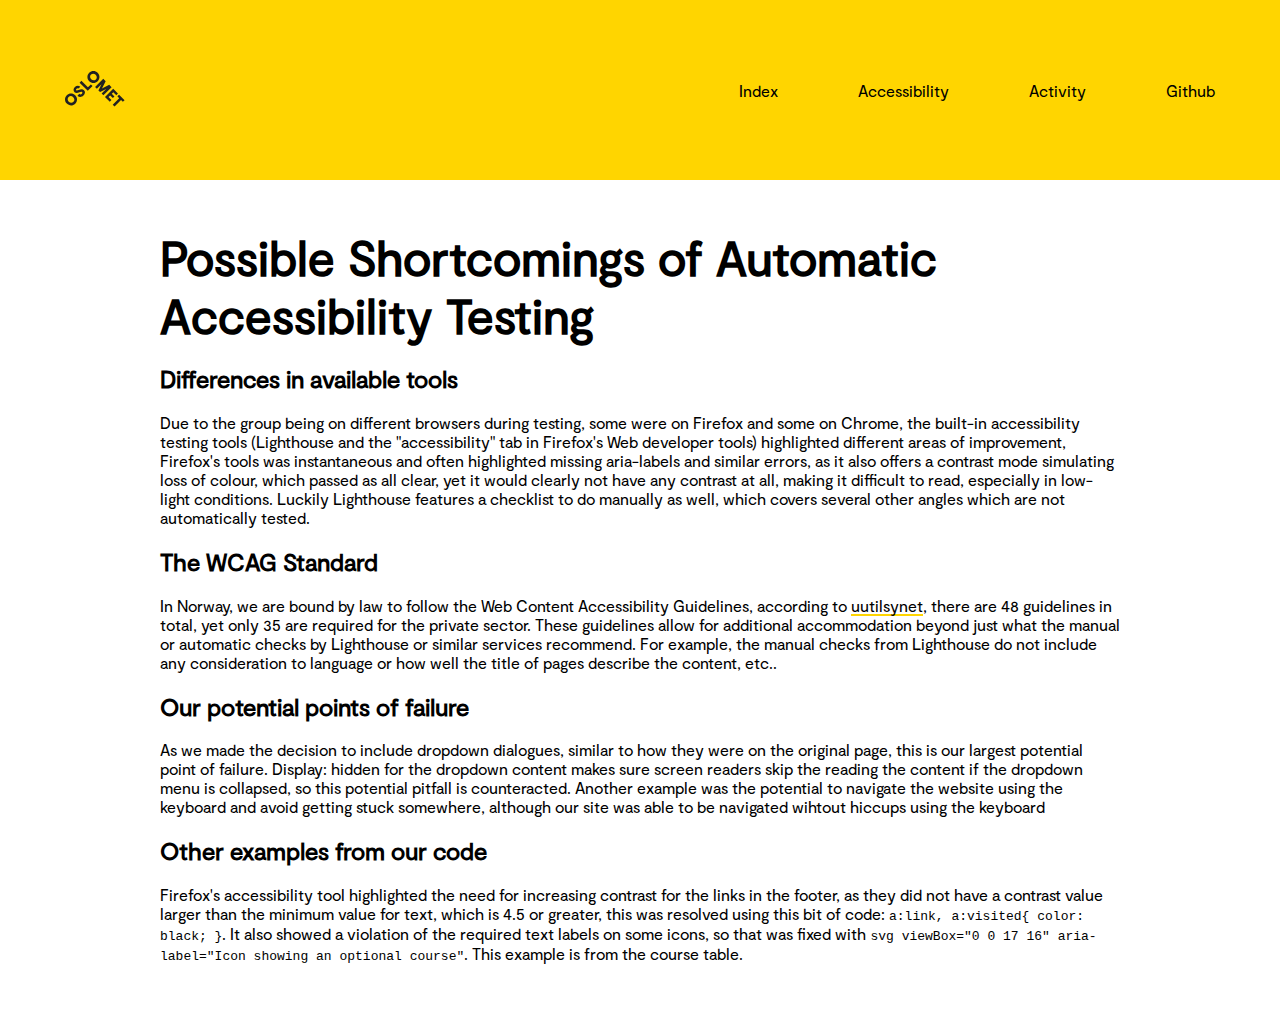
<file: accessibility.html>
<!DOCTYPE html>
<html lang="en">

<head>
    <meta charset="UTF-8">
    <meta name="viewport" content="width=device-width, initial-scale=1.0">
    <link rel="stylesheet" href="css/stylesheet.global.css">
    <title>Accessibility - Exam DATA1200</title>

</head>

<body>

    <header>
        <div class="header-left"><a href="https://www.oslomet.no" aria-label="OsloMet Front Page">
            <svg aria-label="OsloMet Front Page Image" role="img" width="60px" height="36px" viewBox="0 0 60 36"
              version="1.1" xmlns="http://www.w3.org/2000/svg" xmlns:xlink="http://www.w3.org/1999/xlink">
              <g id="logo-color" transform="translate(-23.000000, -22.000000)" fill="#222222">
                <g transform="translate(23.000000, 22.000000)">
                  <polygon id="Fill-11"
                    points="57.8624118 30.8473235 56.0465294 29.0314412 49.5541765 35.5237941 47.703 33.6717353 54.1953529 27.1802647 52.3785882 25.3635 54.0894706 23.6526176 59.5732941 29.1364412">
                  </polygon>
                  <polygon id="Fill-13"
                    points="46.4544706 29.0481176 44.7665294 30.7360588 39.9938824 25.9634118 48.1971176 17.7601765 52.9653529 22.5284118 51.2782941 24.2154706 48.3144706 21.2525294 46.7553529 22.8107647 49.443 25.4992941 47.8494706 27.0919412 45.1618235 24.4042941 43.4862353 26.0807647">
                  </polygon>
                  <polygon id="Fill-15"
                    points="38.4021176 24.3710294 36.6091765 22.5789706 41.2027059 17.9589706 35.073 21.0375 33.4097647 19.3901471 36.4874118 13.1933824 31.8665294 17.8363235 30.0735882 16.0433824 38.2768235 7.84014706 40.6671176 10.2304412 37.0044706 17.4710294 44.2027059 13.7660294 46.6053529 16.1686765">
                  </polygon>
                  <path
                    d="M30.6798529,3.76491176 C29.2857353,2.36991176 27.2810294,2.31255882 26.0157353,3.57697059 C24.7036765,4.88902941 24.7857353,6.87079412 26.1798529,8.26491176 C27.5748529,9.65991176 29.5548529,9.74108824 30.8677941,8.42902941 C32.1445588,7.15226471 32.0748529,5.15902941 30.6798529,3.76491176 M24.2351471,10.2096176 C21.8325,7.80697059 21.7857353,4.22197059 24.2227941,1.78402941 C26.6254412,-0.618617647 30.2227941,-0.583323529 32.6254412,1.81932353 C35.0272059,4.22197059 35.0633824,7.81932353 32.6607353,10.2210882 C30.2113235,12.6713824 26.6369118,12.6113824 24.2351471,10.2096176"
                    id="Fill-6"></path>
                  <polygon id="Fill-9"
                    points="25.8596471 13.4018824 27.5528824 15.0951176 22.782 19.8651176 14.5796471 11.6627647 16.3955294 9.84688235 22.9055294 16.3568824">
                  </polygon>
                  <path
                    d="M18.4322647,24.4502647 C16.4866765,26.3949706 14.1546176,26.3129118 12.4790294,24.6373235 L14.2957941,22.8205588 C15.0810882,23.6067353 16.0296176,23.6887941 16.9084412,22.8099706 C17.4360882,22.2823235 17.6346176,21.5667353 17.1078529,21.0399706 C16.5449118,20.4779118 15.6546176,20.7355588 14.3893235,21.2985 C12.8425588,21.9311471 10.9437353,22.6335 9.58402941,21.2737941 C8.02579412,19.7164412 8.3655,17.6411471 9.88932353,16.1190882 C11.6822647,14.3243824 13.8731471,14.4540882 15.2566765,15.8367353 L13.5572647,17.5361471 C12.9590294,17.0332059 12.1746176,16.9732059 11.4713824,17.6764412 C10.9552059,18.1917353 10.8616765,18.8252647 11.3072647,19.2708529 C11.7405,19.7040882 12.3378529,19.5285 13.5810882,19.0132059 C15.7137353,18.1687941 17.5410882,17.6764412 19.0296176,19.1649706 C20.5887353,20.7232059 20.1316765,22.7508529 18.4322647,24.4502647"
                    id="Fill-4"></path>
                  <path
                    d="M1.80917647,24.1979118 C4.21182353,21.7952647 7.80917647,21.8305588 10.2118235,24.2332059 C12.6135882,26.6358529 12.6488824,30.2332059 10.2471176,32.6349706 C7.79770588,35.0852647 4.22329412,35.0261471 1.82064706,32.6243824 C-0.582,30.2217353 -0.627882353,26.6358529 1.80917647,24.1979118 Z M3.60211765,25.9908529 C2.29005882,27.3029118 2.37211765,29.2837941 3.76623529,30.6787941 C5.16123529,32.0737941 7.14123529,32.1549706 8.45417647,30.8420294 C9.73094118,29.5652647 9.66123529,27.5729118 8.26623529,26.1779118 C6.87211765,24.7837941 4.86741176,24.7255588 3.60211765,25.9908529 Z"
                    id="Fill-1"></path>
                </g>
              </g>
            </svg></a></div>
    
        <div class="header-right">
          <a href="./index.html">Index</a>
          <a href="#">Accessibility</a>
          <a href="./activity.html">Activity</a>
          <a href="./github.html">Github</a>
        </div>
    
    </header>
    <main>
        <article class="article-wrapper">
            <!-- Wrapper class to allow proper positioning on the screen, similar to what OsloMet has done -->
            <h1>
                Possible Shortcomings of Automatic Accessibility Testing
            </h1>
            <h2>Differences in available tools</h2>
            <p>
                Due to the group being on different browsers during testing, some were on Firefox and some on Chrome,
                the built-in accessibility testing tools (Lighthouse and the "accessibility" tab in Firefox's Web
                developer tools) highlighted different areas of improvement,
                Firefox's tools was instantaneous and often highlighted missing aria-labels and similar errors, as it
                also offers a contrast mode simulating loss of colour, which passed as all clear, yet it would clearly
                not have any contrast at all, making it difficult to read, especially in low-light conditions.
                Luckily Lighthouse features a checklist to do manually as well, which covers several other angles which
                are not automatically tested.
            </p>
            <h2>The WCAG Standard</h2>
            <p>In Norway, we are bound by law to follow the Web Content Accessibility Guidelines, according to <a
                    href="https://www.uutilsynet.no/wcag-standarden/wcag-standarden/86">uutilsynet</a>, there are 48
                guidelines in total, yet only 35 are required for the private sector. These guidelines allow for
                additional accommodation beyond just what the manual or automatic checks by Lighthouse or similar
                services recommend. For example, the manual checks from Lighthouse do not include any consideration to
                language or how well the title of pages describe the content, etc..</p>

            <h2>Our potential points of failure</h2>
            <p>As we made the decision to include dropdown dialogues, similar to how they were on the original page,
                this is our largest potential point of failure. Display: hidden for the dropdown content makes sure
                screen readers skip the
                reading the content if the dropdown menu is collapsed, so this potential pitfall is counteracted.
                Another example was the potential to navigate the website using the keyboard and avoid getting stuck
                somewhere, although our site was able to be navigated wihtout hiccups using the keyboard</p>

            <h2>Other examples from our code</h2>
            <p>Firefox's accessibility tool highlighted the need for increasing contrast for the links in the footer, as
                they did not have a contrast value larger than the minimum value for text, which is 4.5 or greater, this
                was resolved using this bit of code: <code>a:link, a:visited{
                color: black;
              }</code>. It also showed a violation of the required text labels on some icons, so that was fixed with
                <code>svg viewBox="0 0 17 16" aria-label="Icon showing an optional course"</code>. This example is from
                the course table.
            </p>
        </article>
    </main>
</body>

</html>
</file>
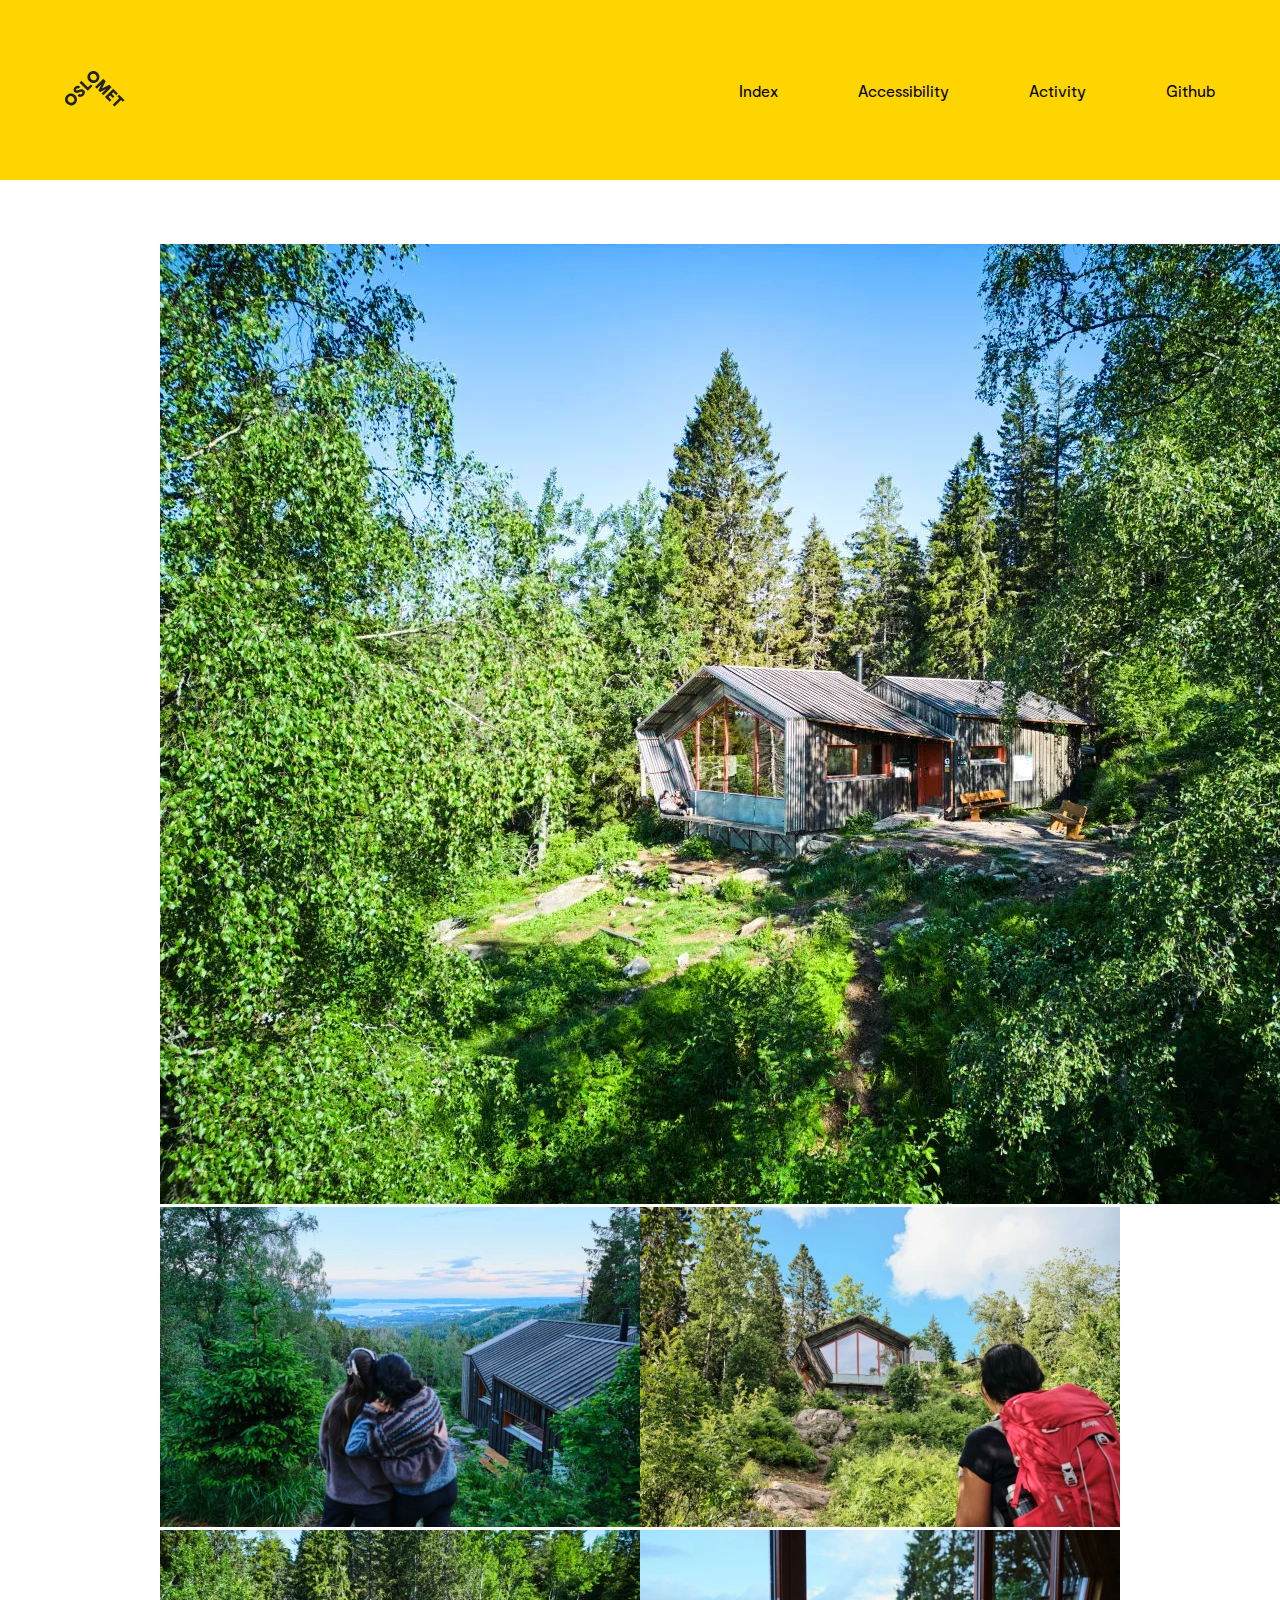
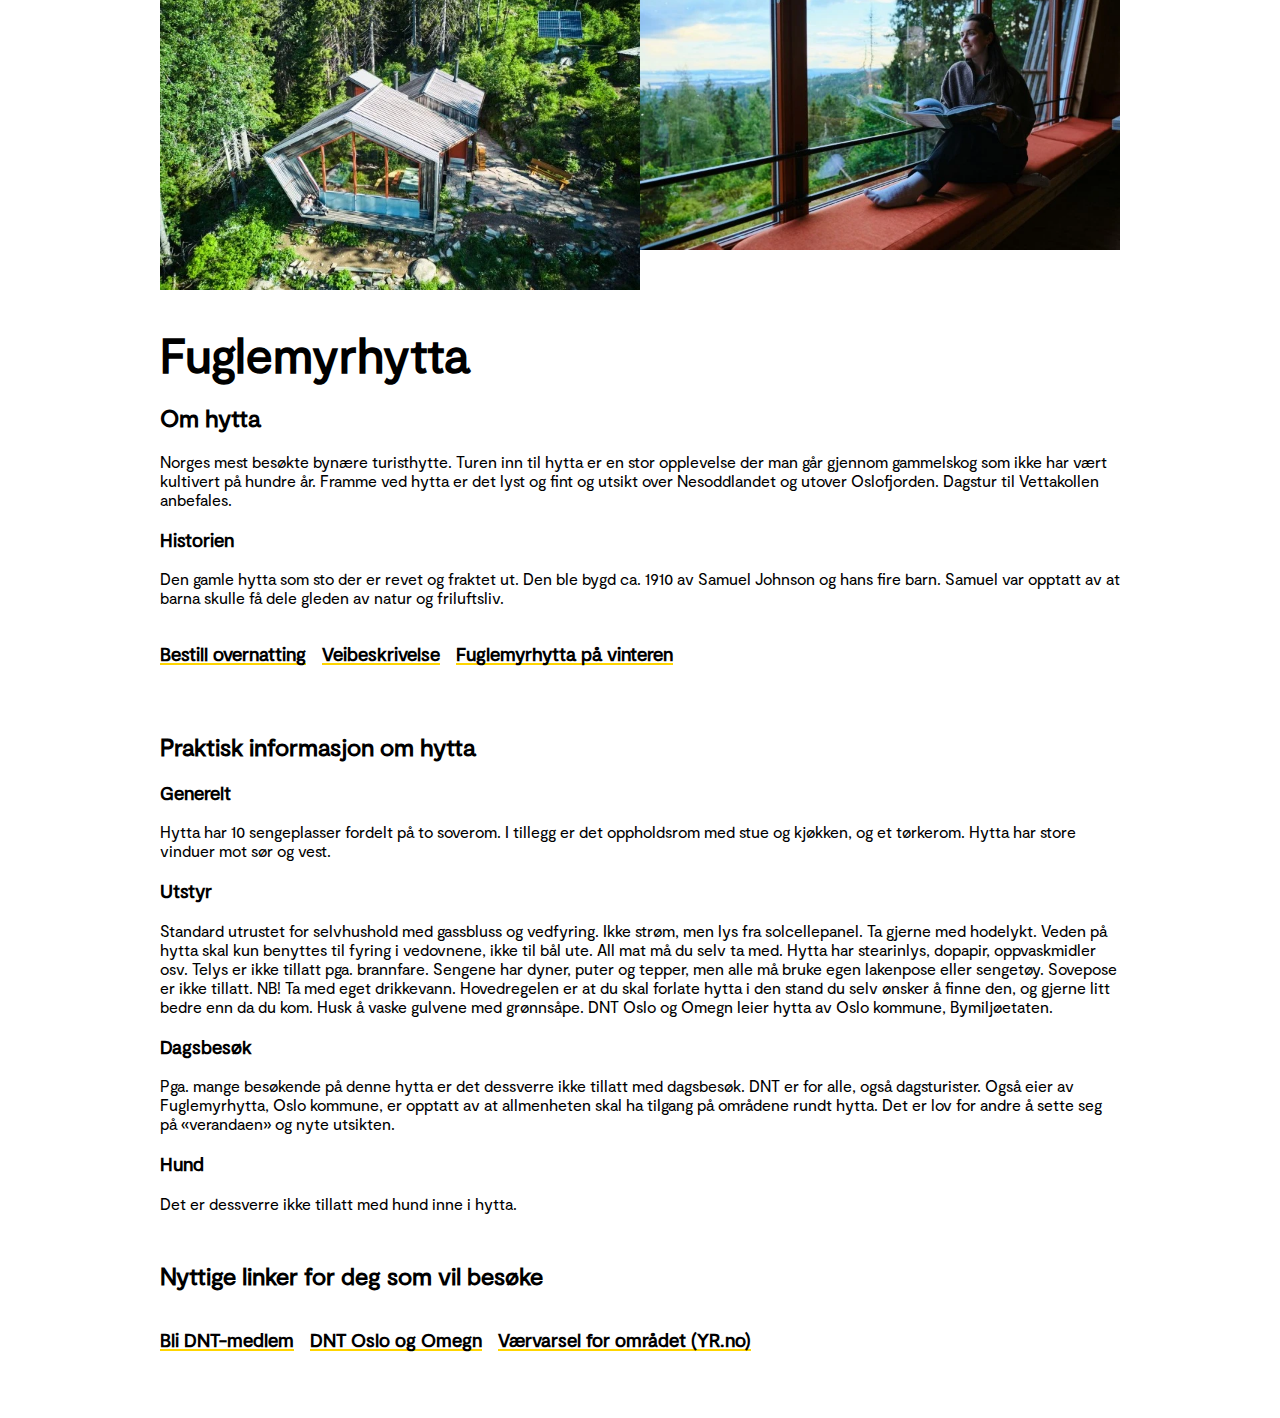
<file: activity.html>
<!DOCTYPE html>
<html lang="nb">

<head>
    <meta charset="UTF-8">
    <meta name="viewport" content="width=device-width, initial-scale=1.0">
    <link rel="stylesheet" href="css/stylesheet.global.css">
    <title>Activity - Exam DATA1200</title>

</head>

<body>
    <header>
        <div class="header-left"><a href="https://www.oslomet.no" aria-label="OsloMet Front Page">
                <svg aria-label="OsloMet Front Page Image" role="img" width="60px" height="36px" viewBox="0 0 60 36"
                    version="1.1" xmlns="http://www.w3.org/2000/svg" xmlns:xlink="http://www.w3.org/1999/xlink">
                    <g id="logo-color" transform="translate(-23.000000, -22.000000)" fill="#222222">
                        <g transform="translate(23.000000, 22.000000)">
                            <polygon id="Fill-11"
                                points="57.8624118 30.8473235 56.0465294 29.0314412 49.5541765 35.5237941 47.703 33.6717353 54.1953529 27.1802647 52.3785882 25.3635 54.0894706 23.6526176 59.5732941 29.1364412">
                            </polygon>
                            <polygon id="Fill-13"
                                points="46.4544706 29.0481176 44.7665294 30.7360588 39.9938824 25.9634118 48.1971176 17.7601765 52.9653529 22.5284118 51.2782941 24.2154706 48.3144706 21.2525294 46.7553529 22.8107647 49.443 25.4992941 47.8494706 27.0919412 45.1618235 24.4042941 43.4862353 26.0807647">
                            </polygon>
                            <polygon id="Fill-15"
                                points="38.4021176 24.3710294 36.6091765 22.5789706 41.2027059 17.9589706 35.073 21.0375 33.4097647 19.3901471 36.4874118 13.1933824 31.8665294 17.8363235 30.0735882 16.0433824 38.2768235 7.84014706 40.6671176 10.2304412 37.0044706 17.4710294 44.2027059 13.7660294 46.6053529 16.1686765">
                            </polygon>
                            <path
                                d="M30.6798529,3.76491176 C29.2857353,2.36991176 27.2810294,2.31255882 26.0157353,3.57697059 C24.7036765,4.88902941 24.7857353,6.87079412 26.1798529,8.26491176 C27.5748529,9.65991176 29.5548529,9.74108824 30.8677941,8.42902941 C32.1445588,7.15226471 32.0748529,5.15902941 30.6798529,3.76491176 M24.2351471,10.2096176 C21.8325,7.80697059 21.7857353,4.22197059 24.2227941,1.78402941 C26.6254412,-0.618617647 30.2227941,-0.583323529 32.6254412,1.81932353 C35.0272059,4.22197059 35.0633824,7.81932353 32.6607353,10.2210882 C30.2113235,12.6713824 26.6369118,12.6113824 24.2351471,10.2096176"
                                id="Fill-6"></path>
                            <polygon id="Fill-9"
                                points="25.8596471 13.4018824 27.5528824 15.0951176 22.782 19.8651176 14.5796471 11.6627647 16.3955294 9.84688235 22.9055294 16.3568824">
                            </polygon>
                            <path
                                d="M18.4322647,24.4502647 C16.4866765,26.3949706 14.1546176,26.3129118 12.4790294,24.6373235 L14.2957941,22.8205588 C15.0810882,23.6067353 16.0296176,23.6887941 16.9084412,22.8099706 C17.4360882,22.2823235 17.6346176,21.5667353 17.1078529,21.0399706 C16.5449118,20.4779118 15.6546176,20.7355588 14.3893235,21.2985 C12.8425588,21.9311471 10.9437353,22.6335 9.58402941,21.2737941 C8.02579412,19.7164412 8.3655,17.6411471 9.88932353,16.1190882 C11.6822647,14.3243824 13.8731471,14.4540882 15.2566765,15.8367353 L13.5572647,17.5361471 C12.9590294,17.0332059 12.1746176,16.9732059 11.4713824,17.6764412 C10.9552059,18.1917353 10.8616765,18.8252647 11.3072647,19.2708529 C11.7405,19.7040882 12.3378529,19.5285 13.5810882,19.0132059 C15.7137353,18.1687941 17.5410882,17.6764412 19.0296176,19.1649706 C20.5887353,20.7232059 20.1316765,22.7508529 18.4322647,24.4502647"
                                id="Fill-4"></path>
                            <path
                                d="M1.80917647,24.1979118 C4.21182353,21.7952647 7.80917647,21.8305588 10.2118235,24.2332059 C12.6135882,26.6358529 12.6488824,30.2332059 10.2471176,32.6349706 C7.79770588,35.0852647 4.22329412,35.0261471 1.82064706,32.6243824 C-0.582,30.2217353 -0.627882353,26.6358529 1.80917647,24.1979118 Z M3.60211765,25.9908529 C2.29005882,27.3029118 2.37211765,29.2837941 3.76623529,30.6787941 C5.16123529,32.0737941 7.14123529,32.1549706 8.45417647,30.8420294 C9.73094118,29.5652647 9.66123529,27.5729118 8.26623529,26.1779118 C6.87211765,24.7837941 4.86741176,24.7255588 3.60211765,25.9908529 Z"
                                id="Fill-1"></path>
                        </g>
                    </g>
                </svg></a></div>

        <div class="header-right">
            <a href="./index.html">Index</a>
            <a href="./accessibility.html">Accessibility</a>
            <a href="#">Activity</a>
            <a href="./github.html">Github</a>
        </div>

    </header>
    <main>



        <article class="article-wrapper">
            <!-- Wrapper class to allow proper positioning on the screen, similar to what OsloMet has done -->
            <picture class="main-activity-image">
                <source srcset="images/utno/fuglemyrhytta_small.webp" media="(max-width: 680px)" width="100%">
                <source srcset="images/utno/fuglemyrhytta_medium.webp" media="(max-width: 920px)" width="100%">
                <img src="images/utno/fuglemyrhytta.webp" alt="Bilde av Fuglemyrhytta tatt av fotograf Daniel Jacobsen">
            </picture>
            <section class="activity-image-group">

                <picture>
                    <source srcset="">
                    <img src="images/utno/fuglemyrhytta_scenic_small.webp"
                        alt="Alternativt bilde av Fuglemyrhytta i bakgrunnen med to personer i forgrunnen. Tatt av fotograf Daniel Jacobsen"
                        width="100%">
                </picture>
                <picture>
                    <source srcset="">
                    <img src="images/utno/fuglemyrhytta_below_small.webp"
                        alt="Alternativt bilde av Fuglemyrhytta i bakgrunnen med en person i forgrunnen. Tatt av fotograf Daniel Jacobsen"
                        width="100%">
                </picture>
                <picture>
                    <source srcset="">
                    <img src="images/utno/fuglemyrhytta_birdsview_small.webp"
                        alt="Bilde av Fuglemyrhytta tatt fra lufta. Tatt av fotograf Daniel Jacobsen" width="100%">
                </picture>
                <picture>
                    <source srcset="">
                    <img src="images/utno/fuglemyrhytta_interior_small.webp"
                        alt="Bilde av Fuglemyrhytta tatt fra lufta. Tatt av fotograf Daniel Jacobsen" width="100%">
                </picture>
            </section>
            <h1>Fuglemyrhytta</h1>
            <h2>Om hytta</h2>
            <p>Norges mest besøkte bynære turisthytte. Turen inn til hytta er en stor opplevelse der man går gjennom
                gammelskog som ikke har vært kultivert på hundre år. Framme ved hytta er det lyst og fint og utsikt over
                Nesoddlandet og utover Oslofjorden. Dagstur til Vettakollen anbefales.</p>
            <h3>Historien</h3>
            <p>Den gamle hytta som sto der er revet og fraktet ut. Den ble bygd ca. 1910 av Samuel Johnson og hans fire
                barn. Samuel var opptatt av at barna skulle få dele gleden av natur og friluftsliv.</p>
            <section class="activity-button-group">
                <a href="https://hyttebestilling.dnt.no/hytte/101209" class="activity-external-buttoon">
                    <h3>Bestill overnatting</h3>
                </a>
                <a href="https://www.google.com/maps/dir//59.9782325,10.6953172" class="activity-external-buttoon">
                    <h3>Veibeskrivelse</h3>
                </a>
                <a href="https://ut.no/turforslag/1112154213/til-fuglemyrhytta-pa-vinteren"
                    class="activity-external-buttoon">
                    <h3>Fuglemyrhytta på vinteren</h3>
                </a>
            </section>

        </article>
        <article class="article-wrapper">
            <h2>Praktisk informasjon om hytta</h2>
            <h3>Generelt</h3>
            <p>
                Hytta har 10 sengeplasser fordelt på to soverom. I tillegg er det oppholdsrom med stue og kjøkken, og et
                tørkerom. Hytta har store vinduer mot sør og vest.
            </p>
            <h3>Utstyr</h3>
            <p>Standard utrustet for selvhushold med gassbluss og vedfyring. Ikke strøm, men lys fra solcellepanel. Ta
                gjerne med hodelykt. Veden på hytta skal kun benyttes til fyring i vedovnene, ikke til bål ute. All mat
                må du selv ta med. Hytta har stearinlys, dopapir, oppvaskmidler osv. Telys er ikke tillatt pga.
                brannfare. Sengene har dyner, puter og tepper, men alle må bruke egen lakenpose eller sengetøy. Sovepose
                er ikke tillatt.

                NB! Ta med eget drikkevann.

                Hovedregelen er at du skal forlate hytta i den stand du selv ønsker å finne den, og gjerne litt bedre
                enn da du kom. Husk å vaske gulvene med grønnsåpe.
                DNT Oslo og Omegn leier hytta av Oslo kommune, Bymiljøetaten.</p>
            <h3>Dagsbesøk</h3>
            <p>Pga. mange besøkende på denne hytta er det dessverre ikke tillatt med dagsbesøk.

                DNT er for alle, også dagsturister. Også eier av Fuglemyrhytta, Oslo kommune, er opptatt av at
                allmenheten skal ha tilgang på områdene rundt hytta. Det er lov for andre å sette seg på «verandaen» og
                nyte utsikten.</p>
            <h3>Hund</h3>
            <p>Det er dessverre ikke tillatt med hund inne i hytta.</p>
        </article>
        <article class="article-wrapper">
            <h2>Nyttige linker for deg som vil besøke</h2>
            <section class="activity-button-group">
                <a href="https://www.dnt.no/medlem/blimedlem?utm_source=UT&utm_medium=knapp1&utm_campaign=bli_medlem_hytte_UT"
                    class="activity-external-buttoon">
                    <h3>Bli DNT-medlem</h3>
                </a>
                <a href="https://ut.no/gruppe/156/dnt-oslo-og-omegn" class="activity-external-buttoon">
                    <h3>DNT Oslo og Omegn</h3>
                </a>
                <a href="https://www.yr.no/nb/værvarsel/daglig-tabell/10-987426/Norge/Oslo/Oslo/Fuglemyrhytta"
                    class="activity-external-buttoon">
                    <h3>Værvarsel for området (YR.no)</h3>
                </a>
            </section>
        </article>

    </main>
</body>

</html>
</file>
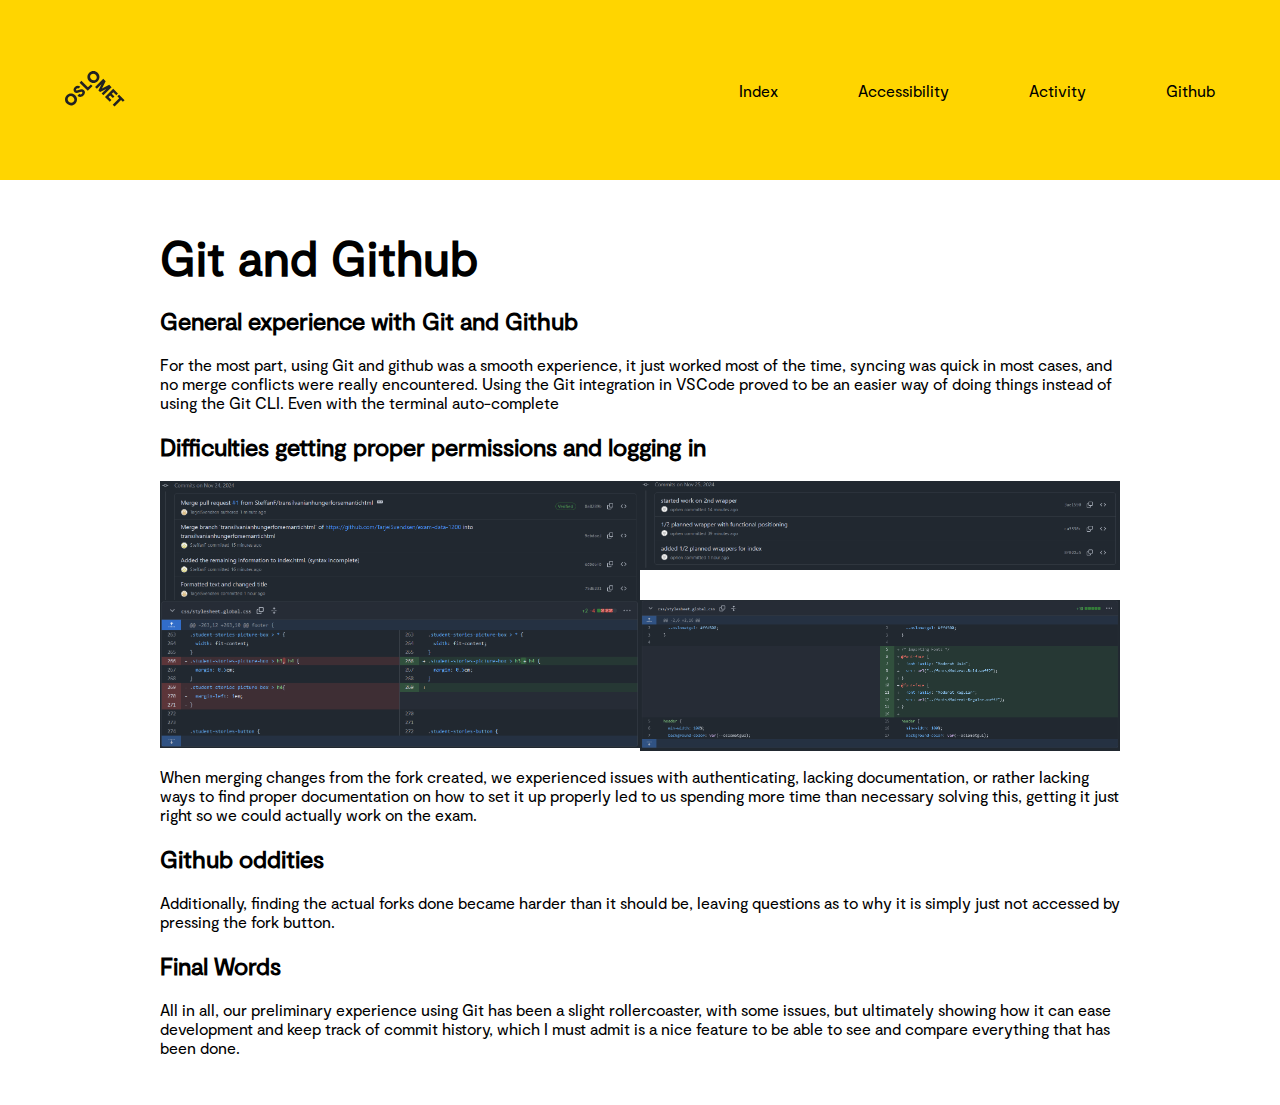
<file: github.html>
<!DOCTYPE html>
<html lang="en">

<head>
    <meta charset="UTF-8">
    <meta name="viewport" content="width=device-width, initial-scale=1.0">
    <link rel="stylesheet" href="css/stylesheet.global.css">
    <title>Github - Exam DATA1200</title>
</head>

<body>
    <header>
        <div class="header-left"><a href="https://www.oslomet.no" aria-label="OsloMet Front Page">
                <svg aria-label="OsloMet Front Page Image" role="img" width="60px" height="36px" viewBox="0 0 60 36"
                    version="1.1" xmlns="http://www.w3.org/2000/svg" xmlns:xlink="http://www.w3.org/1999/xlink">
                    <g id="logo-color" transform="translate(-23.000000, -22.000000)" fill="#222222">
                        <g transform="translate(23.000000, 22.000000)">
                            <polygon id="Fill-11"
                                points="57.8624118 30.8473235 56.0465294 29.0314412 49.5541765 35.5237941 47.703 33.6717353 54.1953529 27.1802647 52.3785882 25.3635 54.0894706 23.6526176 59.5732941 29.1364412">
                            </polygon>
                            <polygon id="Fill-13"
                                points="46.4544706 29.0481176 44.7665294 30.7360588 39.9938824 25.9634118 48.1971176 17.7601765 52.9653529 22.5284118 51.2782941 24.2154706 48.3144706 21.2525294 46.7553529 22.8107647 49.443 25.4992941 47.8494706 27.0919412 45.1618235 24.4042941 43.4862353 26.0807647">
                            </polygon>
                            <polygon id="Fill-15"
                                points="38.4021176 24.3710294 36.6091765 22.5789706 41.2027059 17.9589706 35.073 21.0375 33.4097647 19.3901471 36.4874118 13.1933824 31.8665294 17.8363235 30.0735882 16.0433824 38.2768235 7.84014706 40.6671176 10.2304412 37.0044706 17.4710294 44.2027059 13.7660294 46.6053529 16.1686765">
                            </polygon>
                            <path
                                d="M30.6798529,3.76491176 C29.2857353,2.36991176 27.2810294,2.31255882 26.0157353,3.57697059 C24.7036765,4.88902941 24.7857353,6.87079412 26.1798529,8.26491176 C27.5748529,9.65991176 29.5548529,9.74108824 30.8677941,8.42902941 C32.1445588,7.15226471 32.0748529,5.15902941 30.6798529,3.76491176 M24.2351471,10.2096176 C21.8325,7.80697059 21.7857353,4.22197059 24.2227941,1.78402941 C26.6254412,-0.618617647 30.2227941,-0.583323529 32.6254412,1.81932353 C35.0272059,4.22197059 35.0633824,7.81932353 32.6607353,10.2210882 C30.2113235,12.6713824 26.6369118,12.6113824 24.2351471,10.2096176"
                                id="Fill-6"></path>
                            <polygon id="Fill-9"
                                points="25.8596471 13.4018824 27.5528824 15.0951176 22.782 19.8651176 14.5796471 11.6627647 16.3955294 9.84688235 22.9055294 16.3568824">
                            </polygon>
                            <path
                                d="M18.4322647,24.4502647 C16.4866765,26.3949706 14.1546176,26.3129118 12.4790294,24.6373235 L14.2957941,22.8205588 C15.0810882,23.6067353 16.0296176,23.6887941 16.9084412,22.8099706 C17.4360882,22.2823235 17.6346176,21.5667353 17.1078529,21.0399706 C16.5449118,20.4779118 15.6546176,20.7355588 14.3893235,21.2985 C12.8425588,21.9311471 10.9437353,22.6335 9.58402941,21.2737941 C8.02579412,19.7164412 8.3655,17.6411471 9.88932353,16.1190882 C11.6822647,14.3243824 13.8731471,14.4540882 15.2566765,15.8367353 L13.5572647,17.5361471 C12.9590294,17.0332059 12.1746176,16.9732059 11.4713824,17.6764412 C10.9552059,18.1917353 10.8616765,18.8252647 11.3072647,19.2708529 C11.7405,19.7040882 12.3378529,19.5285 13.5810882,19.0132059 C15.7137353,18.1687941 17.5410882,17.6764412 19.0296176,19.1649706 C20.5887353,20.7232059 20.1316765,22.7508529 18.4322647,24.4502647"
                                id="Fill-4"></path>
                            <path
                                d="M1.80917647,24.1979118 C4.21182353,21.7952647 7.80917647,21.8305588 10.2118235,24.2332059 C12.6135882,26.6358529 12.6488824,30.2332059 10.2471176,32.6349706 C7.79770588,35.0852647 4.22329412,35.0261471 1.82064706,32.6243824 C-0.582,30.2217353 -0.627882353,26.6358529 1.80917647,24.1979118 Z M3.60211765,25.9908529 C2.29005882,27.3029118 2.37211765,29.2837941 3.76623529,30.6787941 C5.16123529,32.0737941 7.14123529,32.1549706 8.45417647,30.8420294 C9.73094118,29.5652647 9.66123529,27.5729118 8.26623529,26.1779118 C6.87211765,24.7837941 4.86741176,24.7255588 3.60211765,25.9908529 Z"
                                id="Fill-1"></path>
                        </g>
                    </g>
                </svg></a></div>

        <div class="header-right">
            <a href="./index.html">Index</a>
            <a href="./accessibility.html">Accessibility</a>
            <a href="./activity.html">Activity</a>
            <a href="#">Github</a>
        </div>

    </header>
    <main>
        <article class="article-wrapper">
            <!-- Wrapper class to allow proper positioning on the screen, similar to what OsloMet has done -->
            <h1>Git and Github</h1>
            <h2>General experience with Git and Github</h2>
            <p>For the most part, using Git and github was a smooth experience, it just worked most of the time, syncing
                was quick in most cases, and no merge conflicts were really encountered. Using the Git integration in
                VSCode proved to be an easier way of doing things instead of using the Git CLI. Even with the terminal
                auto-complete</p>
            <h2>Difficulties getting proper permissions and logging in</h2>
            <section class="activity-image-group">
                <img src="images/github/github_example_1.png" alt="Example of one of the merges done" width="100%">
                <img src="images/github/github_example_2.png" alt="Example of commit history" width="100%">
                <img src="images/github/github_example_3.png"
                    alt="Commit example showing a minor modification that does not do anything of value, in fact it only created trouble" width="100%">
                <img src="images/github/github_example_4.png"
                    alt="Commit example showing minor modifications having a large visual impact" width="100%">
            </section>

            <p>When merging changes from the fork created, we experienced issues with authenticating,
                lacking documentation, or rather lacking ways to find proper documentation on how to set it up properly
                led to us spending more time
                than necessary solving this, getting it just right so we could actually work on the exam.</p>
            <h2>Github oddities</h2>
            <p>Additionally, finding the actual forks done became harder than it should be, leaving questions as to why
                it is simply just not accessed by pressing the fork button.</p>
            <h2>Final Words</h2>
            <p>All in all, our preliminary experience using Git has been a slight rollercoaster, with some issues, but
                ultimately showing how it can ease development and keep track of commit history, which I must admit is a
                nice feature to be able to see and compare everything that has been done.</p>

        </article>
    </main>
</body>

</html>
</file>
<file: css/stylesheet.global.css>
/* 
List of contents

INDEX PAGE SPECIFIC
- Importing fonts (fontfaces)
- Global HTML styling
- Index page styling
- Mobile scaling (media query)
- Widescreen scaling (media query)
- Ultrawide scaling (media query)
- Styling for "Studiets oppbygging"
- Styling for FAQ dropdown menu

ACTIVITY PAGE SPECIFIC
- Activity page styling
*/


:root {
  background-color: #ffffff;
  --oslometgul: #ffd500;
  font-family: "Moderat Regular", "Helvetica", "Sans-Serif";
}

/* Importing Fonts */
@font-face {
  font-family: "Moderat Bold";
  src: url("../fonts/Moderat-Bold.woff2");
}

@font-face {
  font-family: "Moderat Regular";
  src: url("../fonts/Moderat-Regular.woff2");
}

header {
  display: flex;
  justify-content: space-around;
  align-items: center;
  width: 100%;
  background-color: var(--oslometgul);
}

.header-right {
  display: flex;
  width: 75%;
  gap: 5rem;
  justify-content: flex-end;
}

body {
  margin: 0;
}

footer {
  background-color: var(--oslometgul);
  display: flex;
  justify-content: center;
  align-items: center;
  flex-direction: column;
}

h1 {
  font-size: 3rem;
  margin-bottom: 0;
}

hr {
  border: 1px solid #e2e2e2;
}






/* Index Page Specific Styling */

.article-wrapper {
  margin: 3rem auto 3rem auto;
  max-width: 80rem;
  width: 75%;
}

.study-wrapper {
  margin: 3rem auto 3rem auto;
  max-width: 80rem;
  width: 85%;
}

.various-wrapper {
  margin: 3rem auto 3rem auto;
  max-width: 65rem;
  width: 65%;
}


.footer-upper-wrapper {
  flex-direction: column;
  align-items: center;
}

.footer-lower-wrapper,
.footer-upper-wrapper {
  display: flex;
  width: 100%;
  justify-content: space-evenly;
  margin-top: 1em;
  margin-bottom: 1em;
}

.faglig-leder-box>img {
  margin: 1rem 0;
  max-width: 10rem;
}

.footer-lower-wrapper>* {

  display: flex;
  flex-direction: column;
  justify-content: start;
  margin-top: 1em;
  margin-bottom: 1em;
}

a:link,
a:visited {
  color: black;
  text-decoration-color: var(--oslometgul);
  text-decoration-thickness: 2px;
  text-decoration-skip-ink: none;
  text-underline-offset: 2px;
}

.footer-useful-links-box>a,
.footer-social-media-links-box>a,
.footer-contact-information-box>a {
  /* Adjusted for Lighthouse, which made the claim that touch controls might have difficulty selecting links without proper spacing between them */
  margin: 0.5em;
}

.course-statement {
  margin: 3.5rem 0 3rem 0;
  font-size: clamp(1rem, 3vw, 1.5rem);
  max-width: 640px;
  width: 90%;
  justify-self: center;
}



/* Phone scaling */
@media all and (max-width: 700px) {
  .article-wrapper {

    width: 88%;
  }

  h1 {
    font-size: 6.6vw;
    hyphens: auto;
  }

  header {
    min-height: 160px;
  }

  .footer-lower-wrapper {
    display: inline;
  }

  .basic-info-container {
    margin: 1rem 0;
    display: grid;
    grid-template-rows: auto auto auto auto;
    grid-template-columns: auto auto;
    display: flex;
    flex-direction: column;
    align-items: flex-start;
  }

  .info-snippet-container {
    /* Makes sure the borders don't overlap on mobile screens in display: grid; */
    border-top-style: solid;
    border-top-width: 1px;
    border-top-color: black;
    padding-top: 0.5rem;
    width: 100%;
  }

  .study-wrapper article h4 {
    margin-top: 3.5rem;
  }

  .course-box {
    margin-bottom: 2rem;
  }


}


/* Widescreen scaling */
@media all and (min-width: 700px) {

  header {
    min-height: 180px;
  }

  aside {
    margin: 1em;
  }

  .basic-info-container {
    margin: 1rem 0;
    display: grid;
    grid-template-rows: auto auto auto;
    grid-template-columns: auto auto auto;
    align-items: flex-start;
  }

  .info-snippet-container {
    /* Makes sure the borders don't overlap on widescreens in display: grid; */
    border-top-style: solid;
    border-top-width: 1px;
    border-top-color: black;
    width: 12rem;
  }


  .study-faq-container {
    margin: 3rem 0;
    display: grid;
    justify-items: center;
    min-width: 0;
    min-height: 0;
    column-gap: 1em;
    grid-template-rows: auto auto auto auto;
    grid-template-columns: 1fr 1fr;
  }



  .courses-wrapper {
    display: flex;
    flex-wrap: wrap;
    gap: 2em;
  }


}

/* Even wider screen scaling */
@media all and (min-width: 1280px) {
  .basic-info-container {
    margin: 1rem 0;
    display: grid;
    grid-template-rows: auto auto;
    grid-template-columns: auto auto auto auto;
    align-items: flex-start;
  }

  .introduction-container {
    margin-top: 1em;
    display: flex;
    flex-direction: column;
    align-items: flex-start;
  }

  .study-faq-container {
    display: grid;
    justify-content: center;
    min-width: 0;
    min-height: 0;
    column-gap: 1em;
    grid-template-rows: auto auto;
    grid-template-columns: 1fr 1fr 1fr 1fr;
  }


}


/* This section contains styling for the "studiets oppbygging, which was moved from the faq section to its own, for reasons of readibility  */
.course-group-header {
  font-family: "Moderat Bold", Arial, Helvetica, sans-serif;
  font-size: 1rem;
}

.course-box {

  width: fit-content;
  border-top-style: solid;
  border-top-color: black;
  border-top-width: 1px;
  padding-top: 1em;
}

.course-box>a {
  font-family: "Moderat Bold", Arial, Helvetica, sans-serif;
}


.course-box-lower {
  display: flex;
  justify-content: space-between;
  margin-top: 1em;
}

.course-box-lower>span {

  margin-right: 0.5em;
}




.student-stories-picture-box {
  padding: 1rem;
  background-color: var(--oslometgul);
}

.student-stories-button {

  background-color: var(--oslometgul);

}

/* This section contains styling for the faq dropdown menu section */
.study-faq-container {
  height: auto;
}

.faq-toggle-header {
  display: flex;
}

.faq-toggle-header>span {
  font-weight: bold;
  font-size: 1.125rem;
}

.faq-toggle-header>svg,
.course-box>svg {
  margin-left: 1em;
  margin-right: 1em;
  flex-shrink: 0;
  width: auto;
  height: 1em;
}

.faq-dropdown-toggle {
  appearance: none;
}

.faq-dropdown-content {
  display: none;
  transition: all .3s linear;
  margin-left: 1em;
  margin-right: 1em;
}

.faq-single-question-wrapper {
  justify-self: flex-start;
}

.study-faq-container {
  margin: 0.5rem 1rem 0.5rem 1rem;
}


/* This block requires a slightly annoying HTML structure to work, but is quite simple, from my understanding, it selects the next sibling of the type specified, unfortunately that means the .faq-dropdown-toggle can't be a part of the .faq-toggle-header. inspired by this answer: https://stackoverflow.com/a/44832652 */
.faq-dropdown-toggle:checked~.faq-dropdown-content {
  display: block;
}

/* Using the same logic as above for getting the checked element, although a bit hacky selector-wise */
.faq-dropdown-toggle:checked~label>svg>path:nth-child(1) {
  transition: all .2s ease-in-out;
  transform: rotate(90deg);
  transform-origin: center;

}

label>svg>path:nth-child(1) {
  transition: all .2s ease-in-out;
}

/* End of Index Specifc Styling */


/* Start of Activity Specific Styling */
.activity-external-button {
  padding: 1rem 0rem;
}

/* Phone Screen Scaling */
@media all and (max-width: 680px) {

  .activity-image-group>picture>* {
    width: 100%;
  }
}

/* Widescreen Scaling */
@media all and (min-width: 680px) {

  .activity-image-group {
    display: grid;
    justify-content: center;
    grid-template-columns: minmax(0, auto) minmax(0, auto);

  }
}

.activity-button-group {
  display: flex;
  gap: 1em;

}

.main-activity-image>img {
  margin-top: 1rem;
}

/* End of Activity Specific Styling */
</file>
